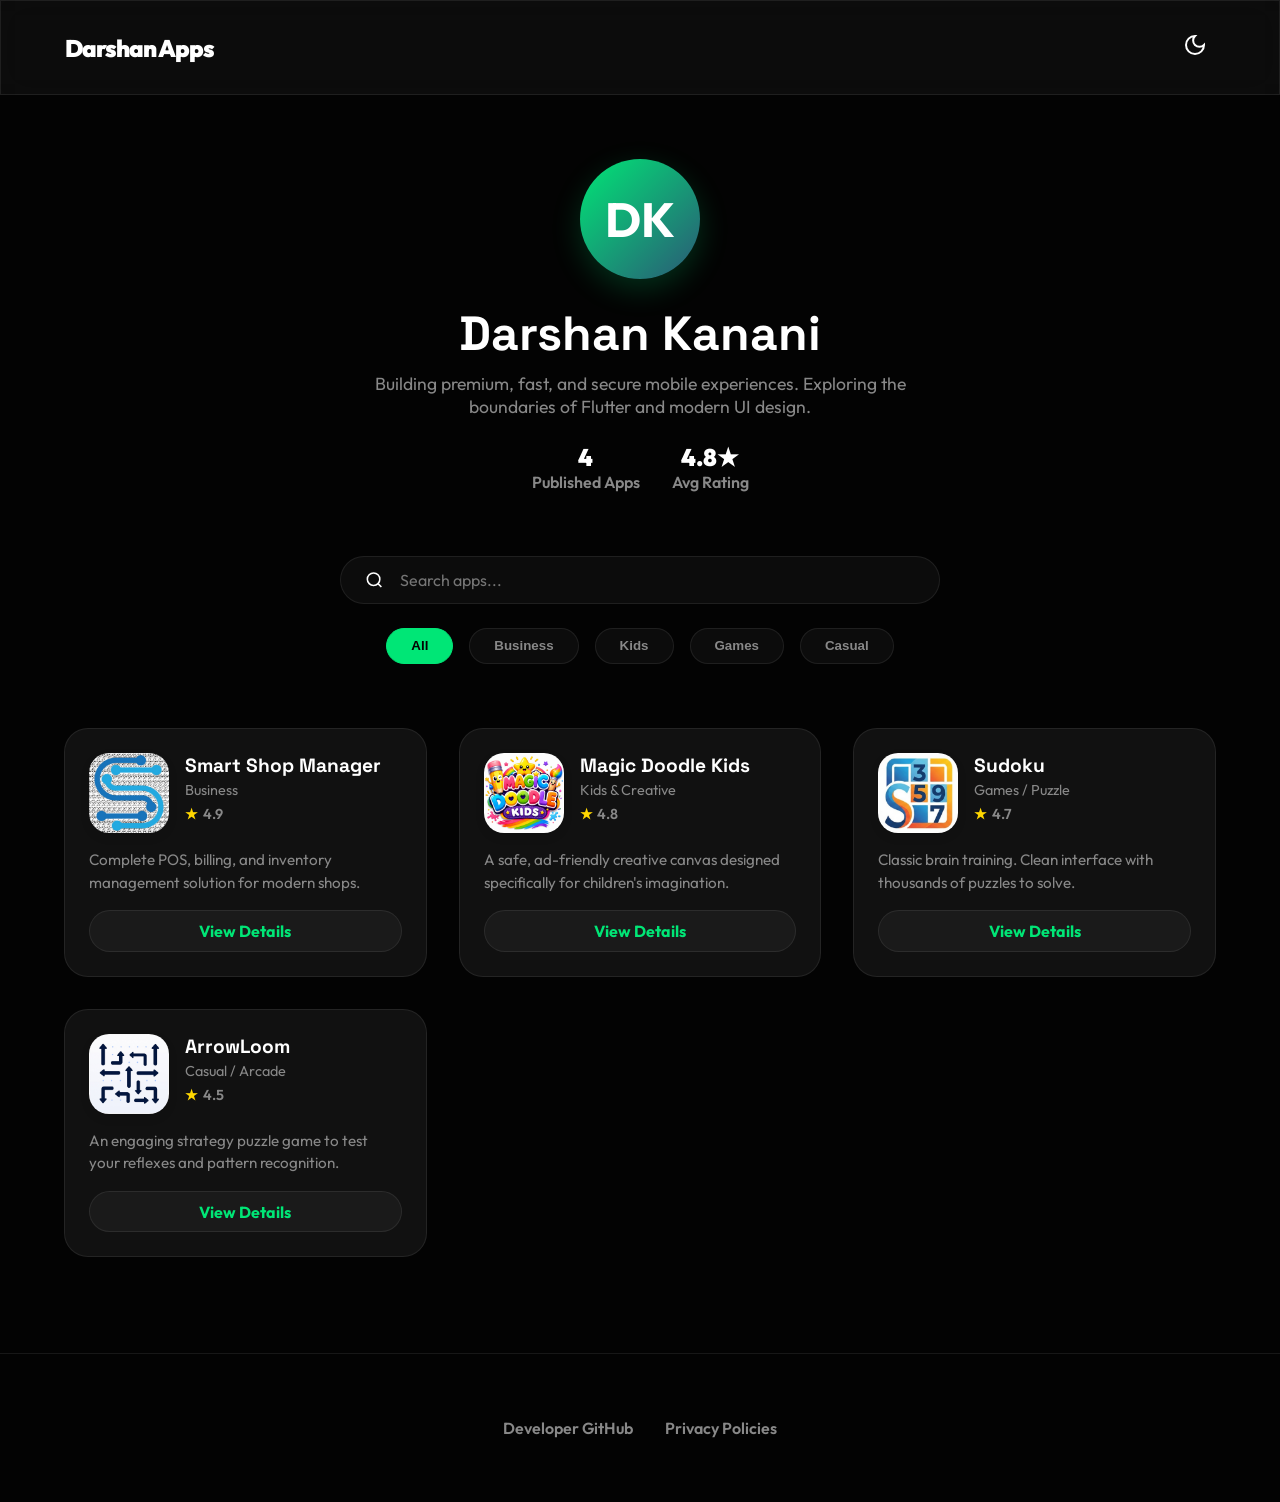
<file: index.html>
<!DOCTYPE html>
<html lang="en" data-theme="dark">
<head>
    <meta charset="UTF-8">
    <meta name="viewport" content="width=device-width, initial-scale=1.0">
    <title>Darshan Kanani | Developer Portfolio</title>
    <meta name="description" content="Discover premium apps developed by Darshan Kanani. Explore Smart Shop Manager, Magic Doodle Kids, Sudoku, and ArrowLoom.">
    <link rel="stylesheet" href="style.css">
    <link rel="preconnect" href="https://fonts.googleapis.com">
    <link rel="preconnect" href="https://fonts.gstatic.com" crossorigin>
    <link href="https://fonts.googleapis.com/css2?family=Outfit:wght@300;400;600;800&family=Space+Grotesk:wght@500;700;900&display=swap" rel="stylesheet">
    <!-- Favicon placeholder -->
    <link rel="icon" href="data:image/svg+xml,<svg xmlns=%22http://www.w3.org/2000/svg%22 viewBox=%220 0 100 100%22><text y=%22.9em%22 font-size=%2290%22>📱</text></svg>">
</head>
<body>
    <header class="navbar glass">
        <a href="index.html" class="logo">Darshan Apps</a>
        <div class="nav-actions">
            <button id="theme-toggle" class="theme-toggle" aria-label="Toggle Dark/Light Mode"></button>
        </div>
    </header>

    <main>
        <!-- Developer Profile Header -->
        <section class="dev-header">
            <div class="dev-avatar">DK</div>
            <h1>Darshan Kanani</h1>
            <p style="color: var(--text-muted); font-size: 1.1rem; max-width: 600px;">
                Building premium, fast, and secure mobile experiences. Exploring the boundaries of Flutter and modern UI design.
            </p>
            <div class="dev-stats">
                <div class="stat-item">
                    <span class="stat-value">4</span>
                    <span class="stat-label">Published Apps</span>
                </div>
                <div class="stat-item">
                    <span class="stat-value">4.8★</span>
                    <span class="stat-label">Avg Rating</span>
                </div>
            </div>
        </section>

        <!-- Search and Filter Toolbar -->
        <section class="toolbar">
            <div class="search-bar">
                <svg viewBox="0 0 24 24" width="20" height="20" stroke="currentColor" stroke-width="2" fill="none"><circle cx="11" cy="11" r="8"></circle><line x1="21" y1="21" x2="16.65" y2="16.65"></line></svg>
                <input type="text" id="search-input" placeholder="Search apps...">
            </div>
            
            <div class="categories">
                <button class="category-pill active" data-filter="all">All</button>
                <button class="category-pill" data-filter="business">Business</button>
                <button class="category-pill" data-filter="kids">Kids</button>
                <button class="category-pill" data-filter="games">Games</button>
                <button class="category-pill" data-filter="casual">Casual</button>
            </div>
        </section>

        <!-- Featured Apps Grid -->
        <section class="store-grid" id="apps-container">
            <!-- App Card 1 -->
            <a href="smart-shop/app-smart-shop.html" class="app-card" data-category="business">
                <div class="card-top">
                    <img src="assets/shop_smart.png" alt="Smart Shop Manager" class="app-icon" onerror="this.src='data:image/svg+xml,<svg xmlns=%22http://www.w3.org/2000/svg%22 width=%2280%22 height=%2280%22><rect width=%22100%25%22 height=%22100%25%22 fill=%22%23333%22/></svg>'">
                    <div class="app-info">
                        <h3>Smart Shop Manager</h3>
                        <p class="app-category">Business</p>
                        <div class="rating">
                            <span class="star">★</span> 4.9
                        </div>
                    </div>
                </div>
                <p class="app-desc">Complete POS, billing, and inventory management solution for modern shops.</p>
                <div class="btn-install">View Details</div>
            </a>

            <!-- App Card 2 -->
            <a href="magic-doodle/app-magic-doodle.html" class="app-card" data-category="kids">
                <div class="card-top">
                    <img src="assets/magic_doodle.png" alt="Magic Doodle Kids" class="app-icon" onerror="this.src='data:image/svg+xml,<svg xmlns=%22http://www.w3.org/2000/svg%22 width=%2280%22 height=%2280%22><rect width=%22100%25%22 height=%22100%25%22 fill=%22%23333%22/></svg>'">
                    <div class="app-info">
                        <h3>Magic Doodle Kids</h3>
                        <p class="app-category">Kids & Creative</p>
                        <div class="rating">
                            <span class="star">★</span> 4.8
                        </div>
                    </div>
                </div>
                <p class="app-desc">A safe, ad-friendly creative canvas designed specifically for children's imagination.</p>
                <div class="btn-install">View Details</div>
            </a>

            <!-- App Card 3 -->
            <a href="sudoku/app-sudoku.html" class="app-card" data-category="games">
                <div class="card-top">
                    <img src="assets/sudoku.png" alt="Sudoku" class="app-icon" onerror="this.src='data:image/svg+xml,<svg xmlns=%22http://www.w3.org/2000/svg%22 width=%2280%22 height=%2280%22><rect width=%22100%25%22 height=%22100%25%22 fill=%22%23333%22/></svg>'">
                    <div class="app-info">
                        <h3>Sudoku</h3>
                        <p class="app-category">Games / Puzzle</p>
                        <div class="rating">
                            <span class="star">★</span> 4.7
                        </div>
                    </div>
                </div>
                <p class="app-desc">Classic brain training. Clean interface with thousands of puzzles to solve.</p>
                <div class="btn-install">View Details</div>
            </a>

            <!-- App Card 4 -->
            <a href="arrowloom/app-arrowloom.html" class="app-card" data-category="casual">
                <div class="card-top">
                    <img src="assets/arrowloom.png" alt="ArrowLoom" class="app-icon" onerror="this.src='data:image/svg+xml,<svg xmlns=%22http://www.w3.org/2000/svg%22 width=%2280%22 height=%2280%22><rect width=%22100%25%22 height=%22100%25%22 fill=%22%23333%22/></svg>'">
                    <div class="app-info">
                        <h3>ArrowLoom</h3>
                        <p class="app-category">Casual / Arcade</p>
                        <div class="rating">
                            <span class="star">★</span> 4.5
                        </div>
                    </div>
                </div>
                <p class="app-desc">An engaging strategy puzzle game to test your reflexes and pattern recognition.</p>
                <div class="btn-install">View Details</div>
            </a>
        </section>

        <footer class="footer-links">
            <a href="https://github.com/darshankanani19" target="_blank">Developer GitHub</a>
            <a href="policies/shop-smart.html">Privacy Policies</a>
        </footer>
    </main>

    <script src="script.js"></script>
</body>
</html>
</file>
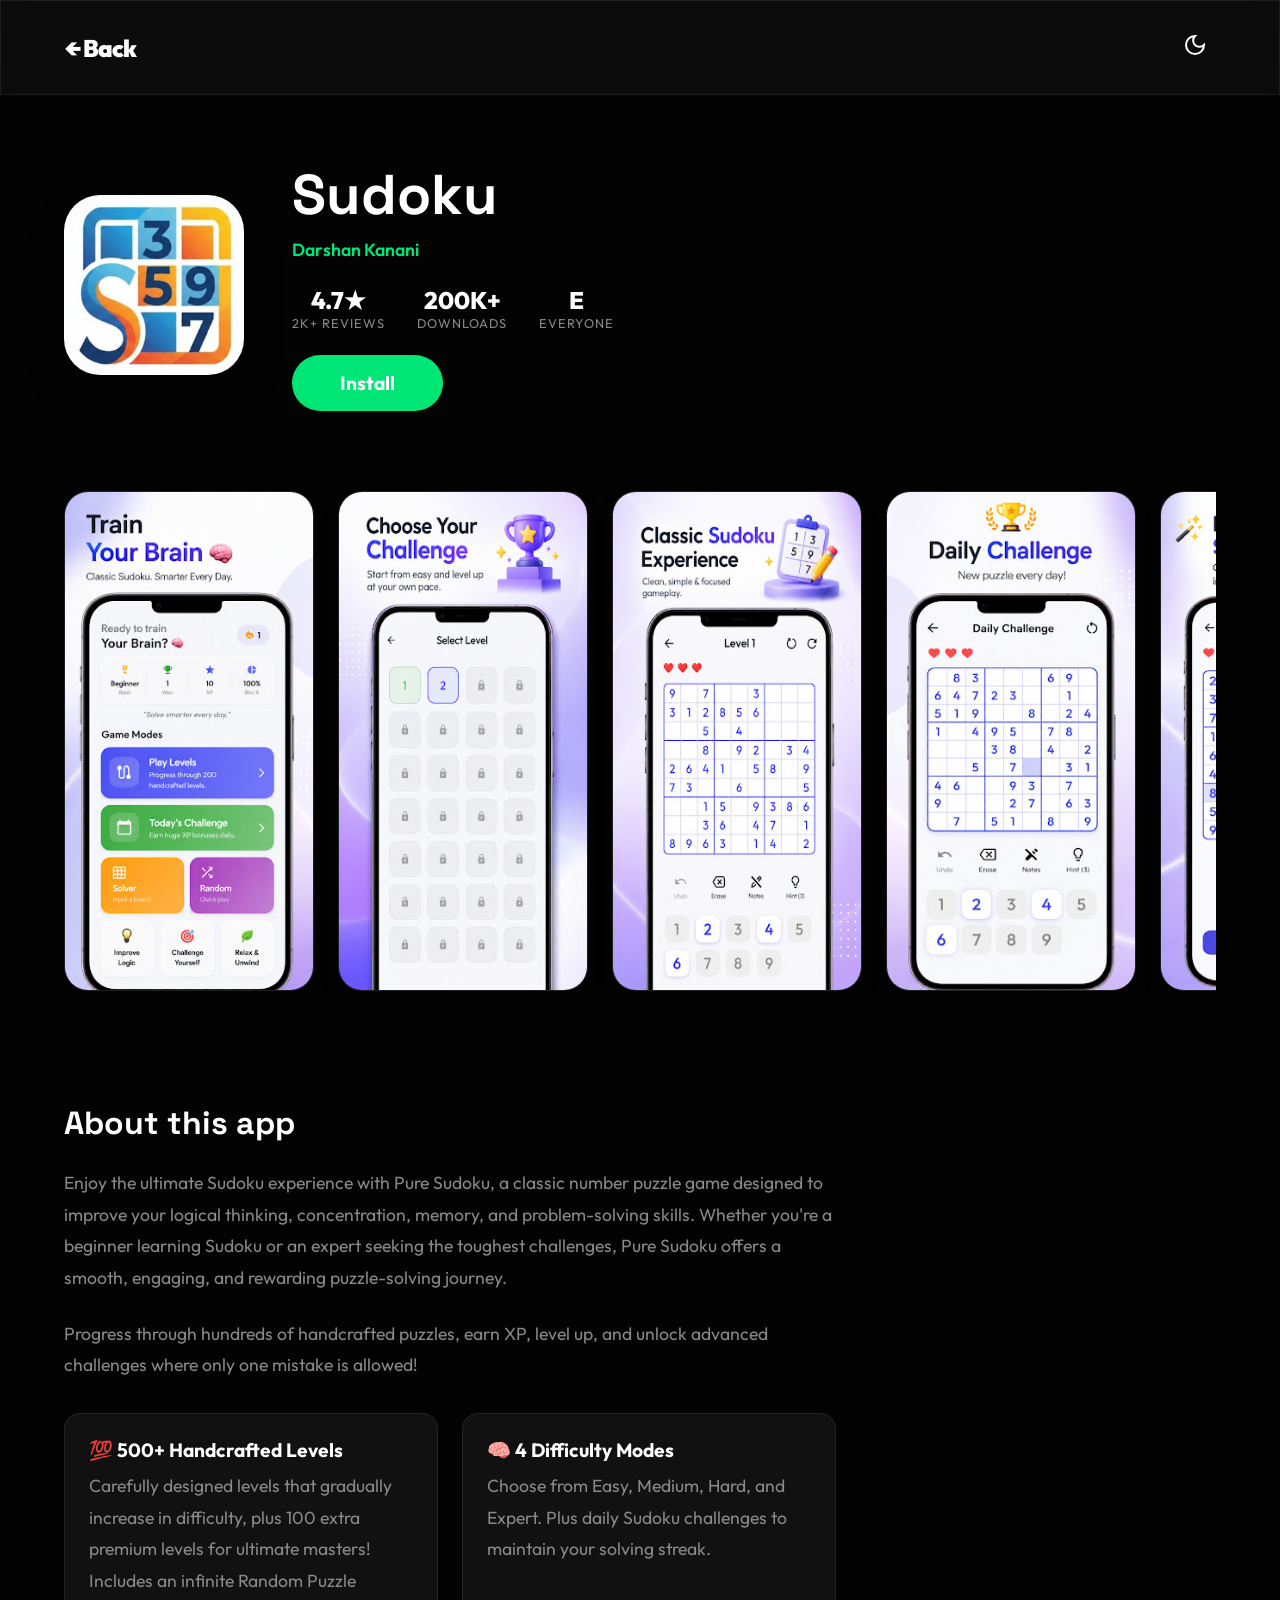
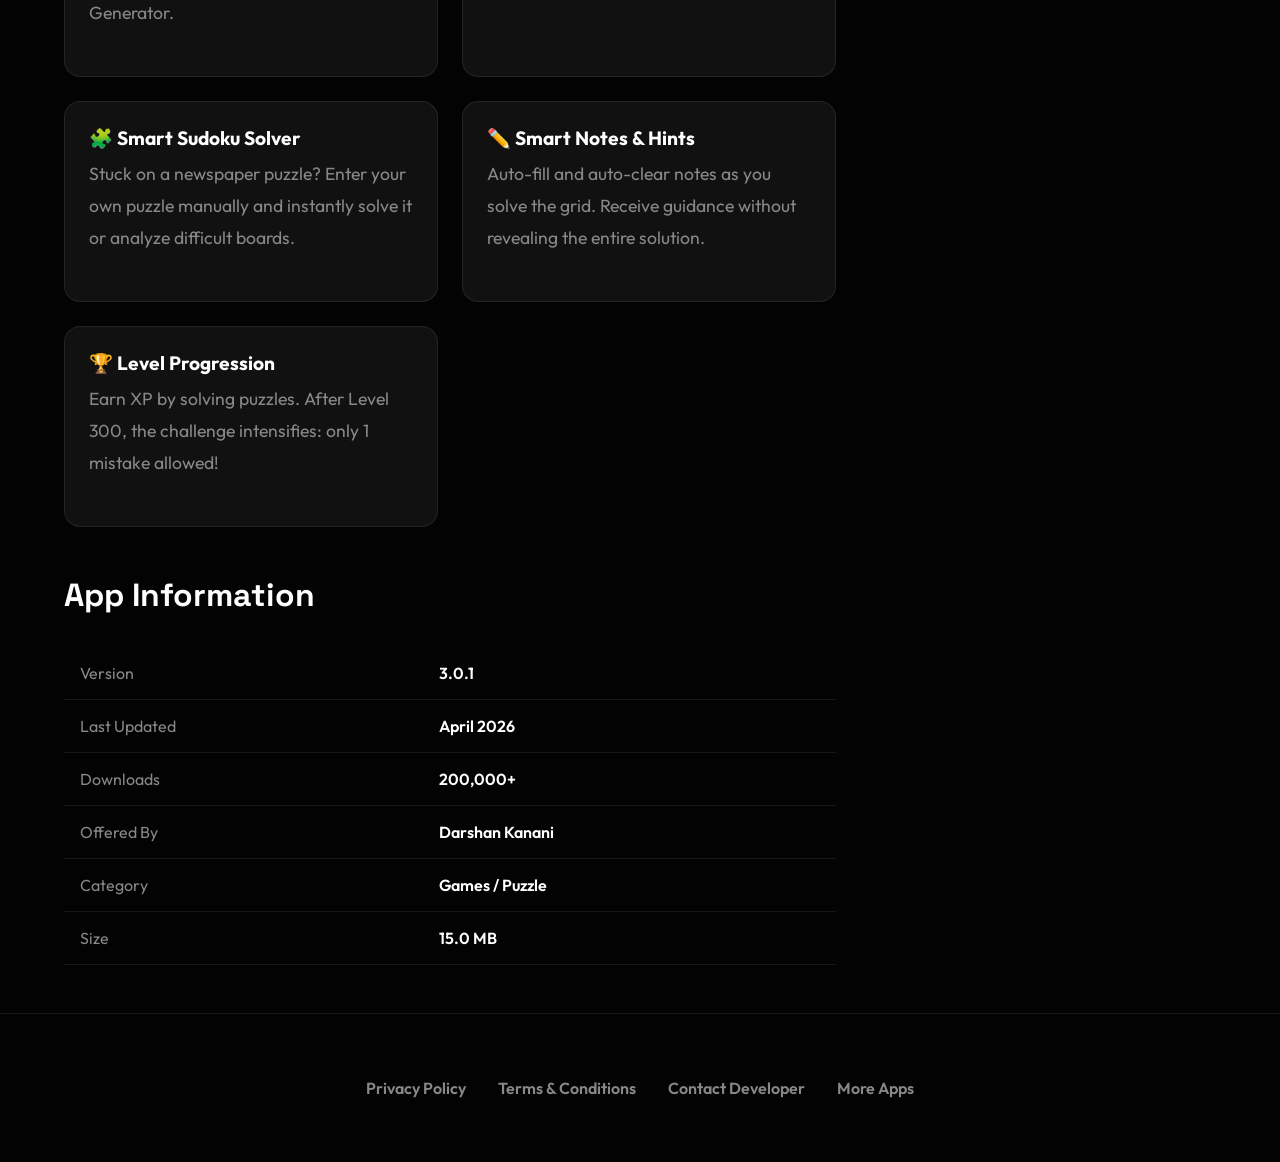
<file: sudoku/index.html>
<!DOCTYPE html>
<html lang="en" data-theme="dark">
<head>
    <meta charset="UTF-8">
    <meta name="viewport" content="width=device-width, initial-scale=1.0">
    <title>Sudoku | Darshan Apps</title>
    <link rel="stylesheet" href="../style.css">
    <link href="https://fonts.googleapis.com/css2?family=Outfit:wght@300;400;600;800&family=Space+Grotesk:wght@500;700;900&display=swap" rel="stylesheet">
</head>
<body>
    <header class="navbar glass">
        <a href="../index.html" class="logo">← Back</a>
        <div class="nav-actions">
            <button id="theme-toggle" class="theme-toggle" aria-label="Toggle Theme"></button>
        </div>
    </header>

    <main>
        <section class="detail-hero">
            <img src="../assets/sudoku.png" alt="Sudoku" class="detail-icon" onerror="this.src='data:image/svg+xml,<svg xmlns=%22http://www.w3.org/2000/svg%22 width=%22180%22 height=%22180%22><rect width=%22100%25%22 height=%22100%25%22 fill=%22%23333%22/></svg>'">
            <div class="detail-header">
                <h1>Sudoku</h1>
                <a href="https://github.com/darshankanani19" class="dev-link">Darshan Kanani</a>
                <div class="detail-stats">
                    <div class="stat"><div class="stat-val">4.7★</div><div class="stat-lbl">2K+ Reviews</div></div>
                    <div class="stat"><div class="stat-val">200K+</div><div class="stat-lbl">Downloads</div></div>
                    <div class="stat"><div class="stat-val">E</div><div class="stat-lbl">Everyone</div></div>
                </div>
                <a href="#" class="btn-primary">Install</a>
            </div>
        </section>

        <section class="screenshots-section">
            <div class="carousel-container">
                <img class="screenshot-mockup" src="../assets/Sudoku/dashboard.png" alt="Dashboard Screen">
                <img class="screenshot-mockup" src="../assets/Sudoku/levels.png" alt="Levels Screen">
                <img class="screenshot-mockup" src="../assets/Sudoku/level-screen.png" alt="Level Details Screen">
                <img class="screenshot-mockup" src="../assets/Sudoku/play-screen.png" alt="Play Screen">
                <img class="screenshot-mockup" src="../assets/Sudoku/solver-screen.png" alt="Solver Screen">
            </div>
        </section>

        <section class="content-section">
            <h2>About this app</h2>
            <p>Enjoy the ultimate Sudoku experience with Pure Sudoku, a classic number puzzle game designed to improve your logical thinking, concentration, memory, and problem-solving skills. Whether you're a beginner learning Sudoku or an expert seeking the toughest challenges, Pure Sudoku offers a smooth, engaging, and rewarding puzzle-solving journey.</p>
            
            <p>Progress through hundreds of handcrafted puzzles, earn XP, level up, and unlock advanced challenges where only one mistake is allowed!</p>
            
            <div class="features-grid">
                <div class="feature-item">
                    <h4>💯 500+ Handcrafted Levels</h4>
                    <p>Carefully designed levels that gradually increase in difficulty, plus 100 extra premium levels for ultimate masters! Includes an infinite Random Puzzle Generator.</p>
                </div>
                <div class="feature-item">
                    <h4>🧠 4 Difficulty Modes</h4>
                    <p>Choose from Easy, Medium, Hard, and Expert. Plus daily Sudoku challenges to maintain your solving streak.</p>
                </div>
                <div class="feature-item">
                    <h4>🧩 Smart Sudoku Solver</h4>
                    <p>Stuck on a newspaper puzzle? Enter your own puzzle manually and instantly solve it or analyze difficult boards.</p>
                </div>
                <div class="feature-item">
                    <h4>✏️ Smart Notes & Hints</h4>
                    <p>Auto-fill and auto-clear notes as you solve the grid. Receive guidance without revealing the entire solution.</p>
                </div>
                <div class="feature-item">
                    <h4>🏆 Level Progression</h4>
                    <p>Earn XP by solving puzzles. After Level 300, the challenge intensifies: only 1 mistake allowed!</p>
                </div>
            </div>

            <h2 style="margin-top: 3rem;">App Information</h2>
            <table class="info-table">
                <tr><th>Version</th><td>3.0.1</td></tr>
                <tr><th>Last Updated</th><td>April 2026</td></tr>
                <tr><th>Downloads</th><td>200,000+</td></tr>
                <tr><th>Offered By</th><td>Darshan Kanani</td></tr>
                <tr><th>Category</th><td>Games / Puzzle</td></tr>
                <tr><th>Size</th><td>15.0 MB</td></tr>
            </table>
        </section>

        <footer class="footer-links">
            <a href="../policies/sudoku.html">Privacy Policy</a>
            <a href="#">Terms & Conditions</a>
            <a href="https://github.com/darshankanani19">Contact Developer</a>
            <a href="../index.html">More Apps</a>
        </footer>
    </main>

    <script src="../script.js"></script>
</body>
</html>
</file>
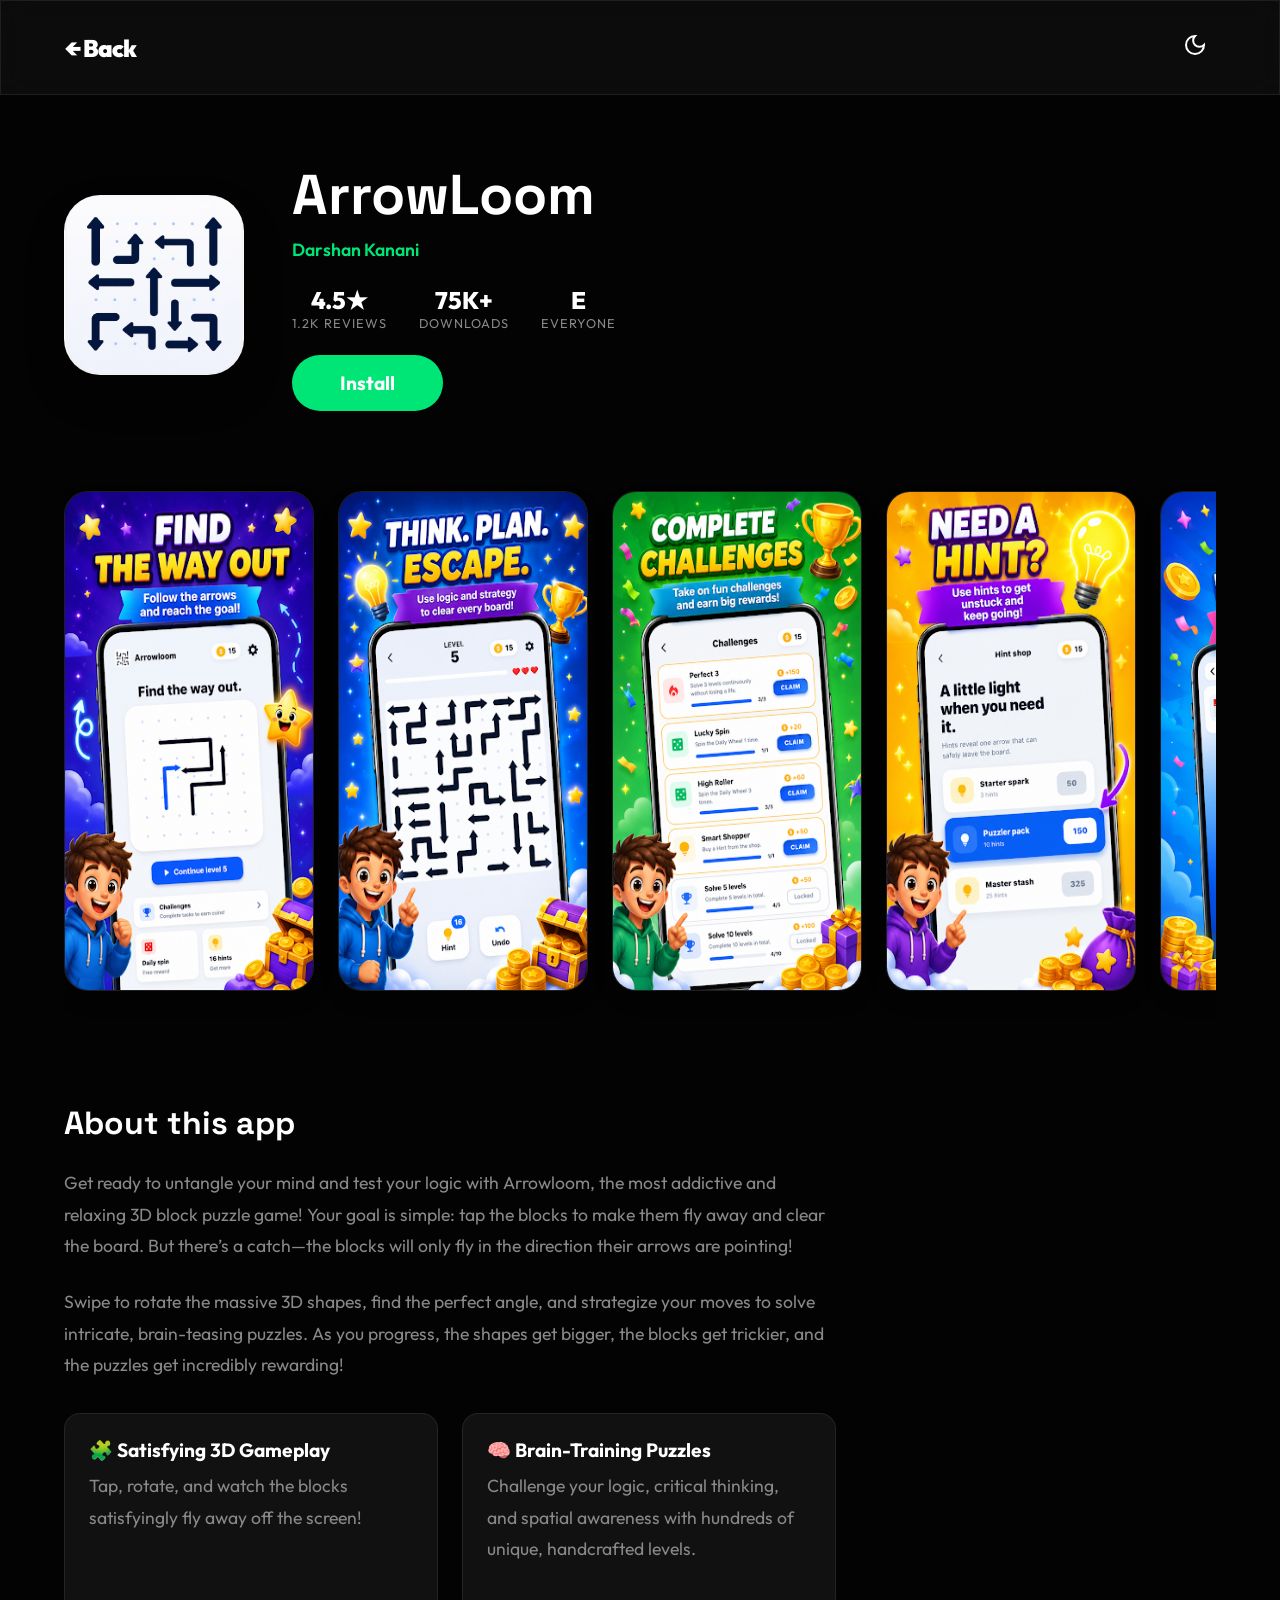
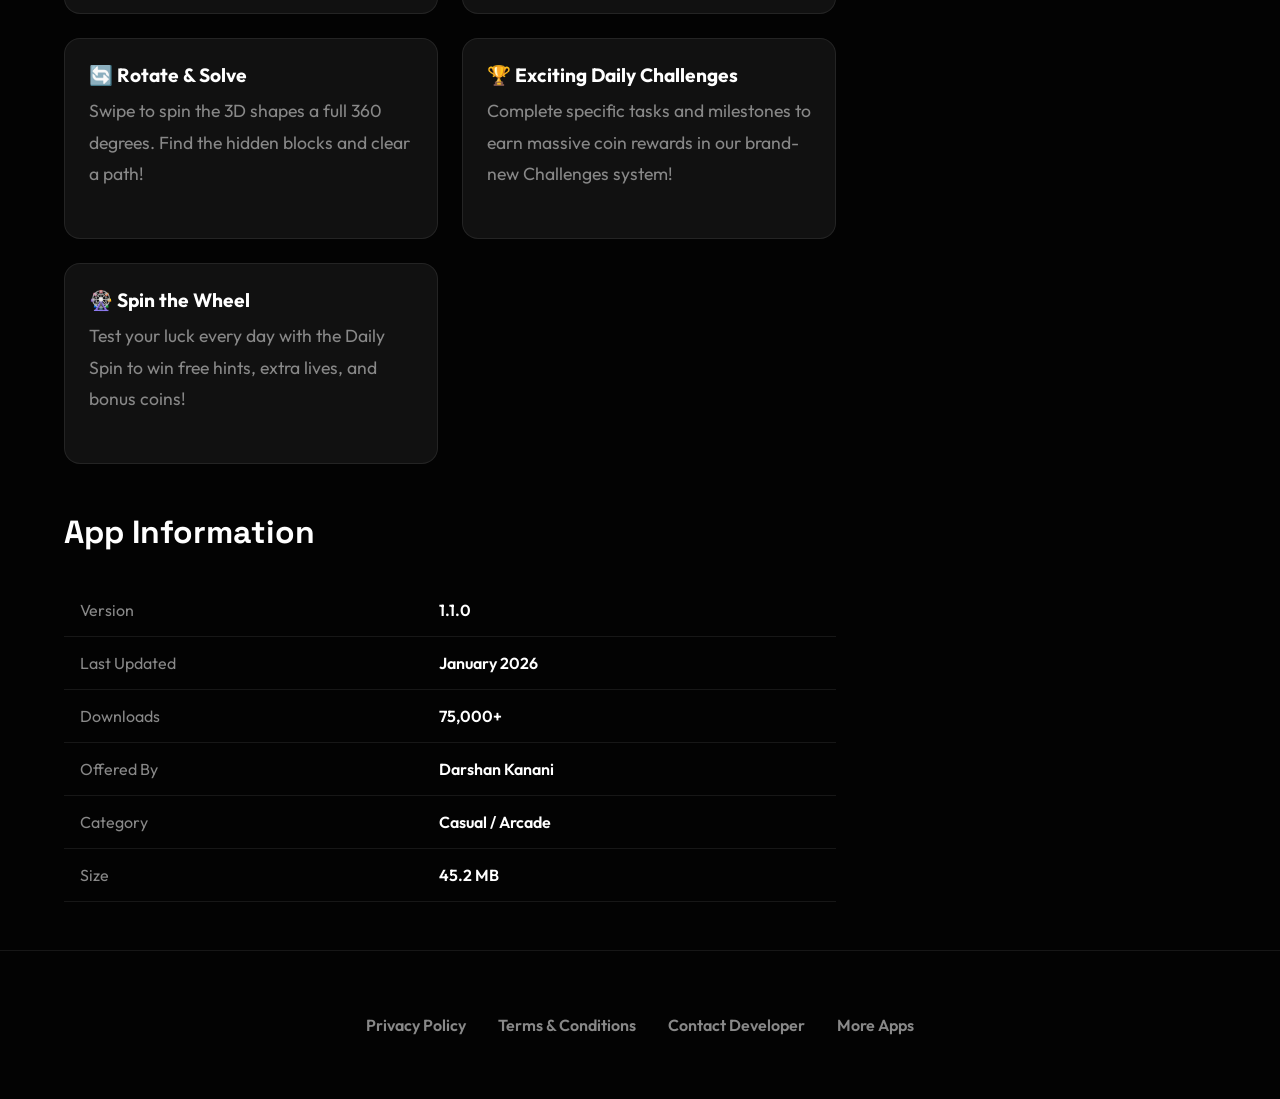
<file: app-arrowloom.html>
<!DOCTYPE html>
<html lang="en" data-theme="dark">
<head>
    <meta charset="UTF-8">
    <meta name="viewport" content="width=device-width, initial-scale=1.0">
    <title>ArrowLoom | Darshan Apps</title>
    <link rel="stylesheet" href="style.css">
    <link href="https://fonts.googleapis.com/css2?family=Outfit:wght@300;400;600;800&family=Space+Grotesk:wght@500;700;900&display=swap" rel="stylesheet">
</head>
<body>
    <header class="navbar glass">
        <a href="index.html" class="logo">← Back</a>
        <div class="nav-actions">
            <button id="theme-toggle" class="theme-toggle" aria-label="Toggle Theme"></button>
        </div>
    </header>

    <main>
        <section class="detail-hero">
            <img src="assets/arrowloom.png" alt="ArrowLoom" class="detail-icon" onerror="this.src='data:image/svg+xml,<svg xmlns=%22http://www.w3.org/2000/svg%22 width=%22180%22 height=%22180%22><rect width=%22100%25%22 height=%22100%25%22 fill=%22%23333%22/></svg>'">
            <div class="detail-header">
                <h1>ArrowLoom</h1>
                <a href="https://github.com/darshankanani19" class="dev-link">Darshan Kanani</a>
                <div class="detail-stats">
                    <div class="stat"><div class="stat-val">4.5★</div><div class="stat-lbl">1.2K Reviews</div></div>
                    <div class="stat"><div class="stat-val">75K+</div><div class="stat-lbl">Downloads</div></div>
                    <div class="stat"><div class="stat-val">E</div><div class="stat-lbl">Everyone</div></div>
                </div>
                <a href="#" class="btn-primary">Install</a>
            </div>
        </section>

        <section class="screenshots-section">
            <div class="carousel-container">
                <img class="screenshot-mockup" src="assets/arrowloom/dashboard.png" alt="Dashboard">
                <img class="screenshot-mockup" src="assets/arrowloom/play-screen.png" alt="Play Screen">
                <img class="screenshot-mockup" src="assets/arrowloom/challenge%20screen.png" alt="Challenges">
                <img class="screenshot-mockup" src="assets/arrowloom/shop-screen.png" alt="Shop">
                <img class="screenshot-mockup" src="assets/arrowloom/spin-fun-screen.png" alt="Spin the Wheel">
            </div>
        </section>

        <section class="content-section">
            <h2>About this app</h2>
            <p>Get ready to untangle your mind and test your logic with Arrowloom, the most addictive and relaxing 3D block puzzle game! Your goal is simple: tap the blocks to make them fly away and clear the board. But there’s a catch—the blocks will only fly in the direction their arrows are pointing!</p>
            
            <p>Swipe to rotate the massive 3D shapes, find the perfect angle, and strategize your moves to solve intricate, brain-teasing puzzles. As you progress, the shapes get bigger, the blocks get trickier, and the puzzles get incredibly rewarding!</p>
            
            <div class="features-grid">
                <div class="feature-item">
                    <h4>🧩 Satisfying 3D Gameplay</h4>
                    <p>Tap, rotate, and watch the blocks satisfyingly fly away off the screen!</p>
                </div>
                <div class="feature-item">
                    <h4>🧠 Brain-Training Puzzles</h4>
                    <p>Challenge your logic, critical thinking, and spatial awareness with hundreds of unique, handcrafted levels.</p>
                </div>
                <div class="feature-item">
                    <h4>🔄 Rotate & Solve</h4>
                    <p>Swipe to spin the 3D shapes a full 360 degrees. Find the hidden blocks and clear a path!</p>
                </div>
                <div class="feature-item">
                    <h4>🏆 Exciting Daily Challenges</h4>
                    <p>Complete specific tasks and milestones to earn massive coin rewards in our brand-new Challenges system!</p>
                </div>
                <div class="feature-item">
                    <h4>🎡 Spin the Wheel</h4>
                    <p>Test your luck every day with the Daily Spin to win free hints, extra lives, and bonus coins!</p>
                </div>
            </div>

            <h2 style="margin-top: 3rem;">App Information</h2>
            <table class="info-table">
                <tr><th>Version</th><td>1.1.0</td></tr>
                <tr><th>Last Updated</th><td>January 2026</td></tr>
                <tr><th>Downloads</th><td>75,000+</td></tr>
                <tr><th>Offered By</th><td>Darshan Kanani</td></tr>
                <tr><th>Category</th><td>Casual / Arcade</td></tr>
                <tr><th>Size</th><td>45.2 MB</td></tr>
            </table>
        </section>

        <footer class="footer-links">
            <a href="policies/arrowloom.html">Privacy Policy</a>
            <a href="#">Terms & Conditions</a>
            <a href="https://github.com/darshankanani19">Contact Developer</a>
            <a href="index.html">More Apps</a>
        </footer>
    </main>

    <script src="script.js"></script>
</body>
</html>
</file>
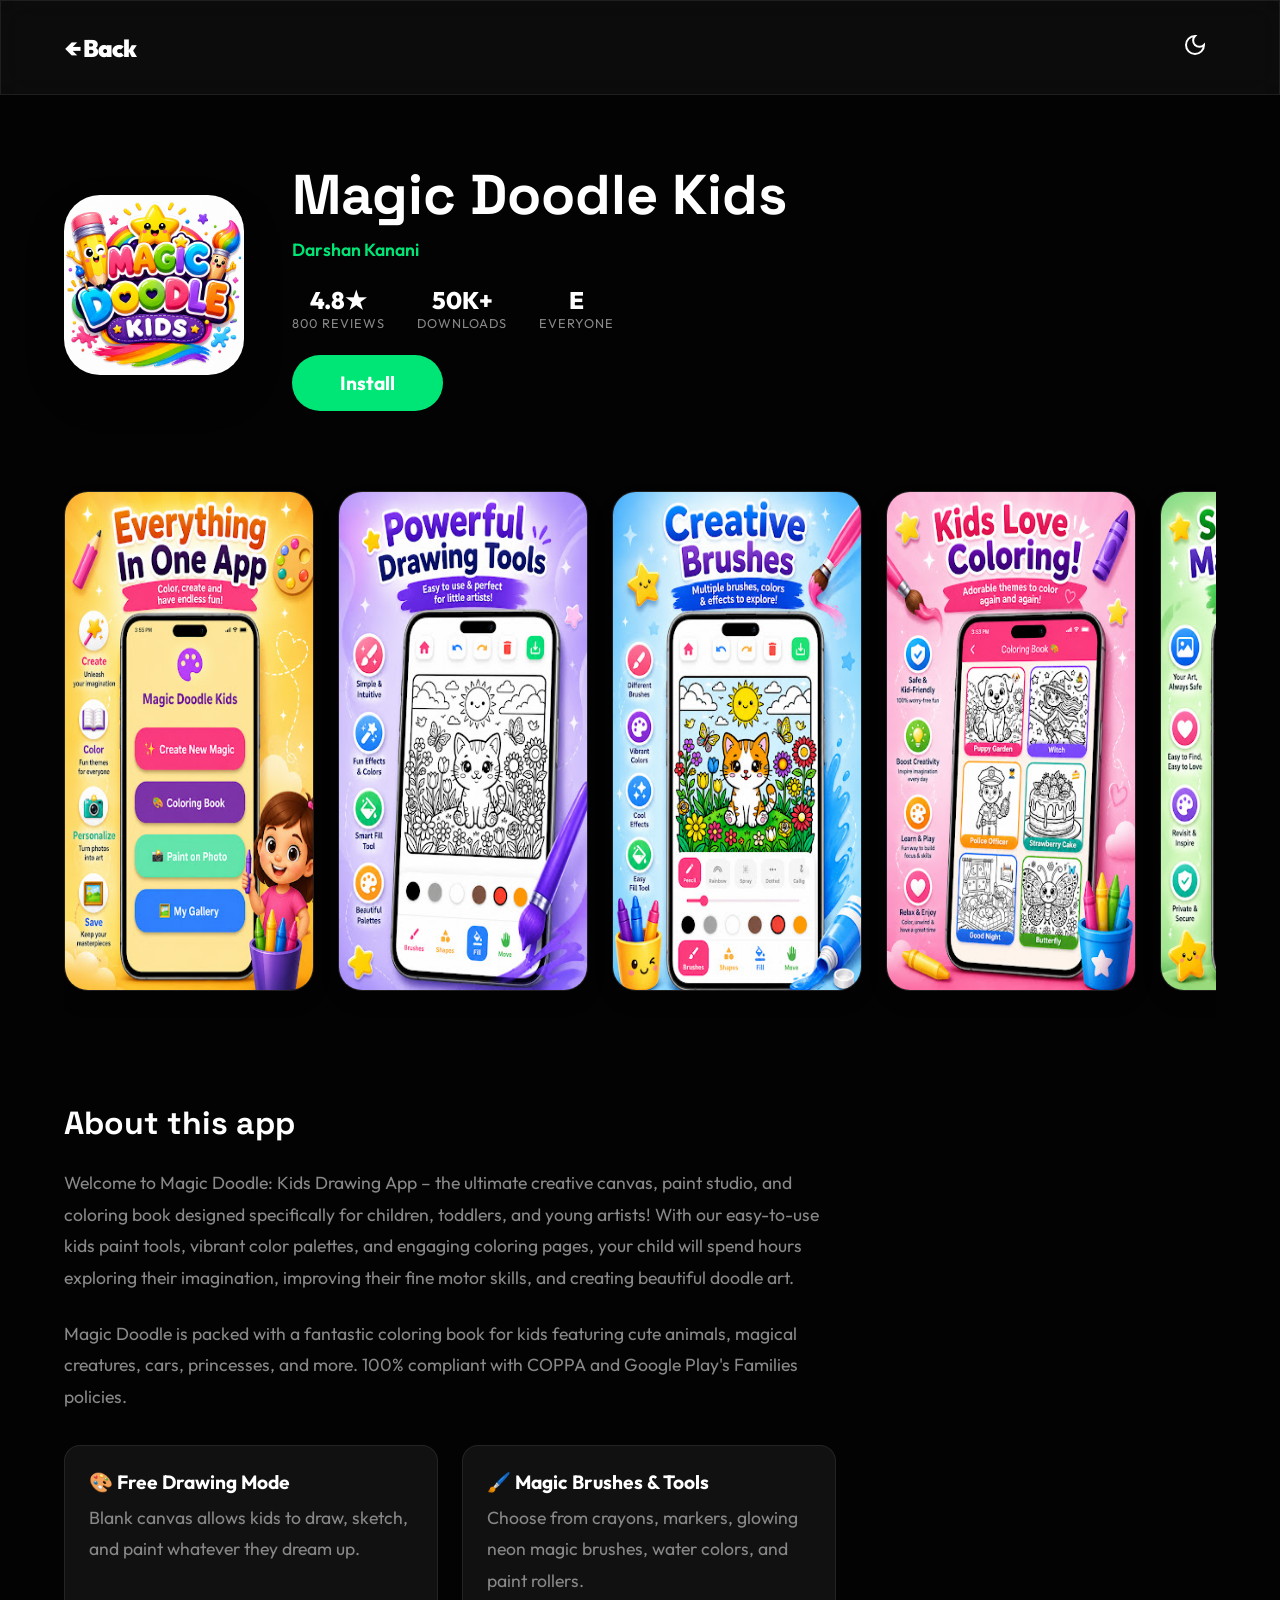
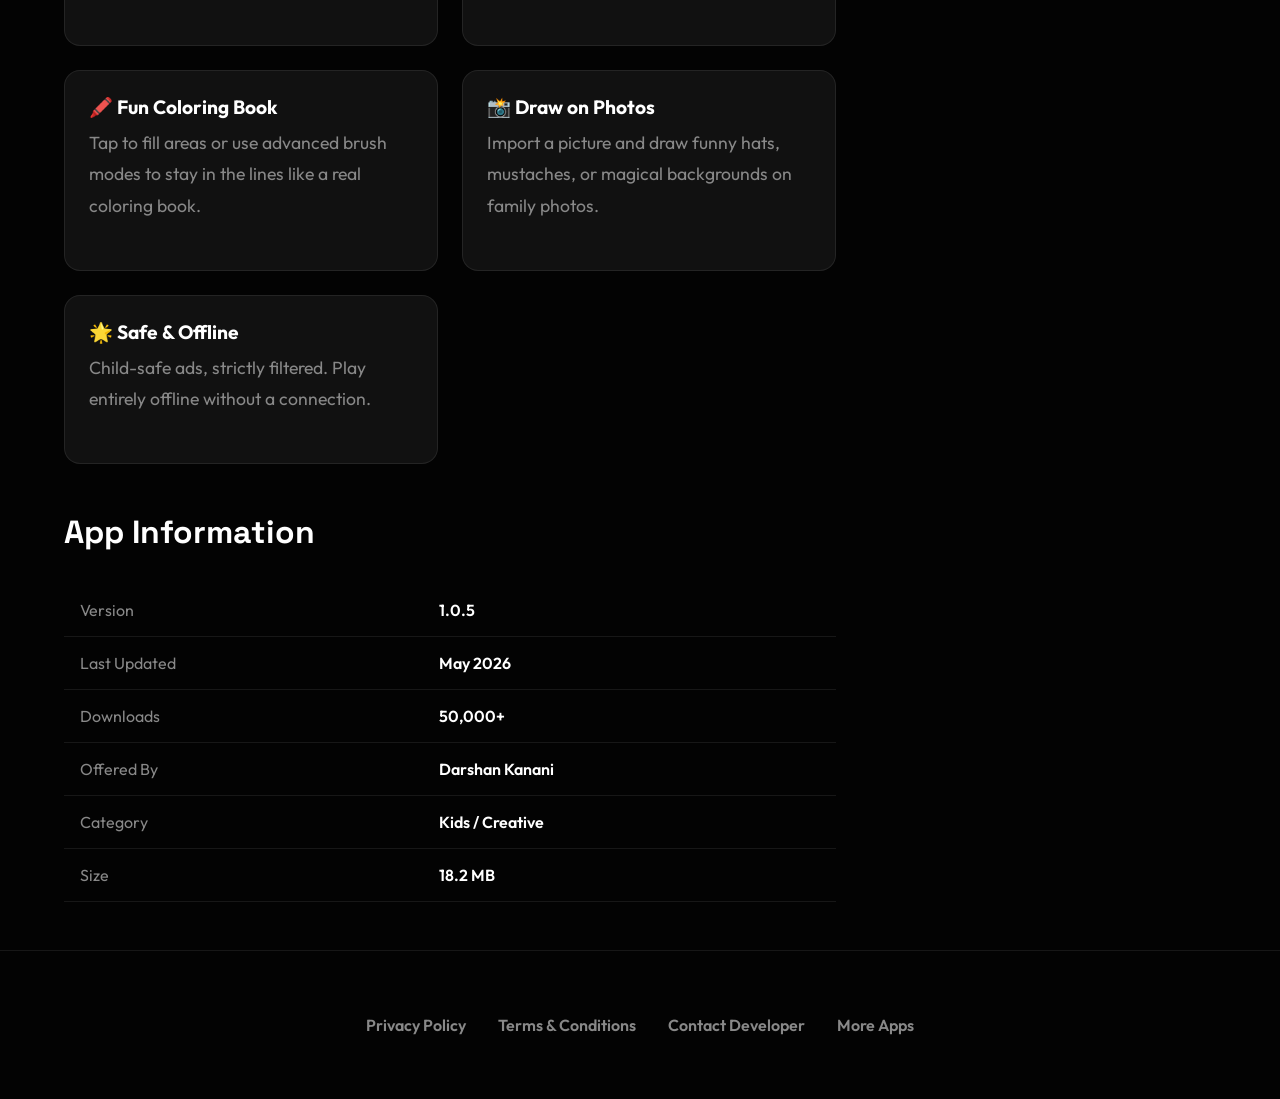
<file: app-magic-doodle.html>
<!DOCTYPE html>
<html lang="en" data-theme="dark">
<head>
    <meta charset="UTF-8">
    <meta name="viewport" content="width=device-width, initial-scale=1.0">
    <title>Magic Doodle Kids | Darshan Apps</title>
    <link rel="stylesheet" href="style.css">
    <link href="https://fonts.googleapis.com/css2?family=Outfit:wght@300;400;600;800&family=Space+Grotesk:wght@500;700;900&display=swap" rel="stylesheet">
</head>
<body>
    <header class="navbar glass">
        <a href="index.html" class="logo">← Back</a>
        <div class="nav-actions">
            <button id="theme-toggle" class="theme-toggle" aria-label="Toggle Theme"></button>
        </div>
    </header>

    <main>
        <section class="detail-hero">
            <img src="assets/magic_doodle.png" alt="Magic Doodle Kids" class="detail-icon" onerror="this.src='data:image/svg+xml,<svg xmlns=%22http://www.w3.org/2000/svg%22 width=%22180%22 height=%22180%22><rect width=%22100%25%22 height=%22100%25%22 fill=%22%23333%22/></svg>'">
            <div class="detail-header">
                <h1>Magic Doodle Kids</h1>
                <a href="https://github.com/darshankanani19" class="dev-link">Darshan Kanani</a>
                <div class="detail-stats">
                    <div class="stat"><div class="stat-val">4.8★</div><div class="stat-lbl">800 Reviews</div></div>
                    <div class="stat"><div class="stat-val">50K+</div><div class="stat-lbl">Downloads</div></div>
                    <div class="stat"><div class="stat-val">E</div><div class="stat-lbl">Everyone</div></div>
                </div>
                <a href="#" class="btn-primary">Install</a>
            </div>
        </section>

        <section class="screenshots-section">
            <div class="carousel-container">
                <img class="screenshot-mockup" src="assets/MDK/home-screen.png" alt="Home Screen">
                <img class="screenshot-mockup" src="assets/MDK/paint-screen.png" alt="Paint Screen">
                <img class="screenshot-mockup" src="assets/MDK/demo-screen.png" alt="Demo Screen">
                <img class="screenshot-mockup" src="assets/MDK/book-screen.png" alt="Coloring Book Screen">
                <img class="screenshot-mockup" src="assets/MDK/save-art-screen.png" alt="Save Art Screen">
            </div>
        </section>

        <section class="content-section">
            <h2>About this app</h2>
            <p>Welcome to Magic Doodle: Kids Drawing App – the ultimate creative canvas, paint studio, and coloring book designed specifically for children, toddlers, and young artists! With our easy-to-use kids paint tools, vibrant color palettes, and engaging coloring pages, your child will spend hours exploring their imagination, improving their fine motor skills, and creating beautiful doodle art.</p>
            
            <p>Magic Doodle is packed with a fantastic coloring book for kids featuring cute animals, magical creatures, cars, princesses, and more. 100% compliant with COPPA and Google Play's Families policies.</p>
            
            <div class="features-grid">
                <div class="feature-item">
                    <h4>🎨 Free Drawing Mode</h4>
                    <p>Blank canvas allows kids to draw, sketch, and paint whatever they dream up.</p>
                </div>
                <div class="feature-item">
                    <h4>🖌️ Magic Brushes & Tools</h4>
                    <p>Choose from crayons, markers, glowing neon magic brushes, water colors, and paint rollers.</p>
                </div>
                <div class="feature-item">
                    <h4>🖍️ Fun Coloring Book</h4>
                    <p>Tap to fill areas or use advanced brush modes to stay in the lines like a real coloring book.</p>
                </div>
                <div class="feature-item">
                    <h4>📸 Draw on Photos</h4>
                    <p>Import a picture and draw funny hats, mustaches, or magical backgrounds on family photos.</p>
                </div>
                <div class="feature-item">
                    <h4>🌟 Safe & Offline</h4>
                    <p>Child-safe ads, strictly filtered. Play entirely offline without a connection.</p>
                </div>
            </div>

            <h2 style="margin-top: 3rem;">App Information</h2>
            <table class="info-table">
                <tr><th>Version</th><td>1.0.5</td></tr>
                <tr><th>Last Updated</th><td>May 2026</td></tr>
                <tr><th>Downloads</th><td>50,000+</td></tr>
                <tr><th>Offered By</th><td>Darshan Kanani</td></tr>
                <tr><th>Category</th><td>Kids / Creative</td></tr>
                <tr><th>Size</th><td>18.2 MB</td></tr>
            </table>
        </section>

        <footer class="footer-links">
            <a href="policies/magic-doodle-kids.html">Privacy Policy</a>
            <a href="#">Terms & Conditions</a>
            <a href="https://github.com/darshankanani19">Contact Developer</a>
            <a href="index.html">More Apps</a>
        </footer>
    </main>

    <script src="script.js"></script>
</body>
</html>
</file>
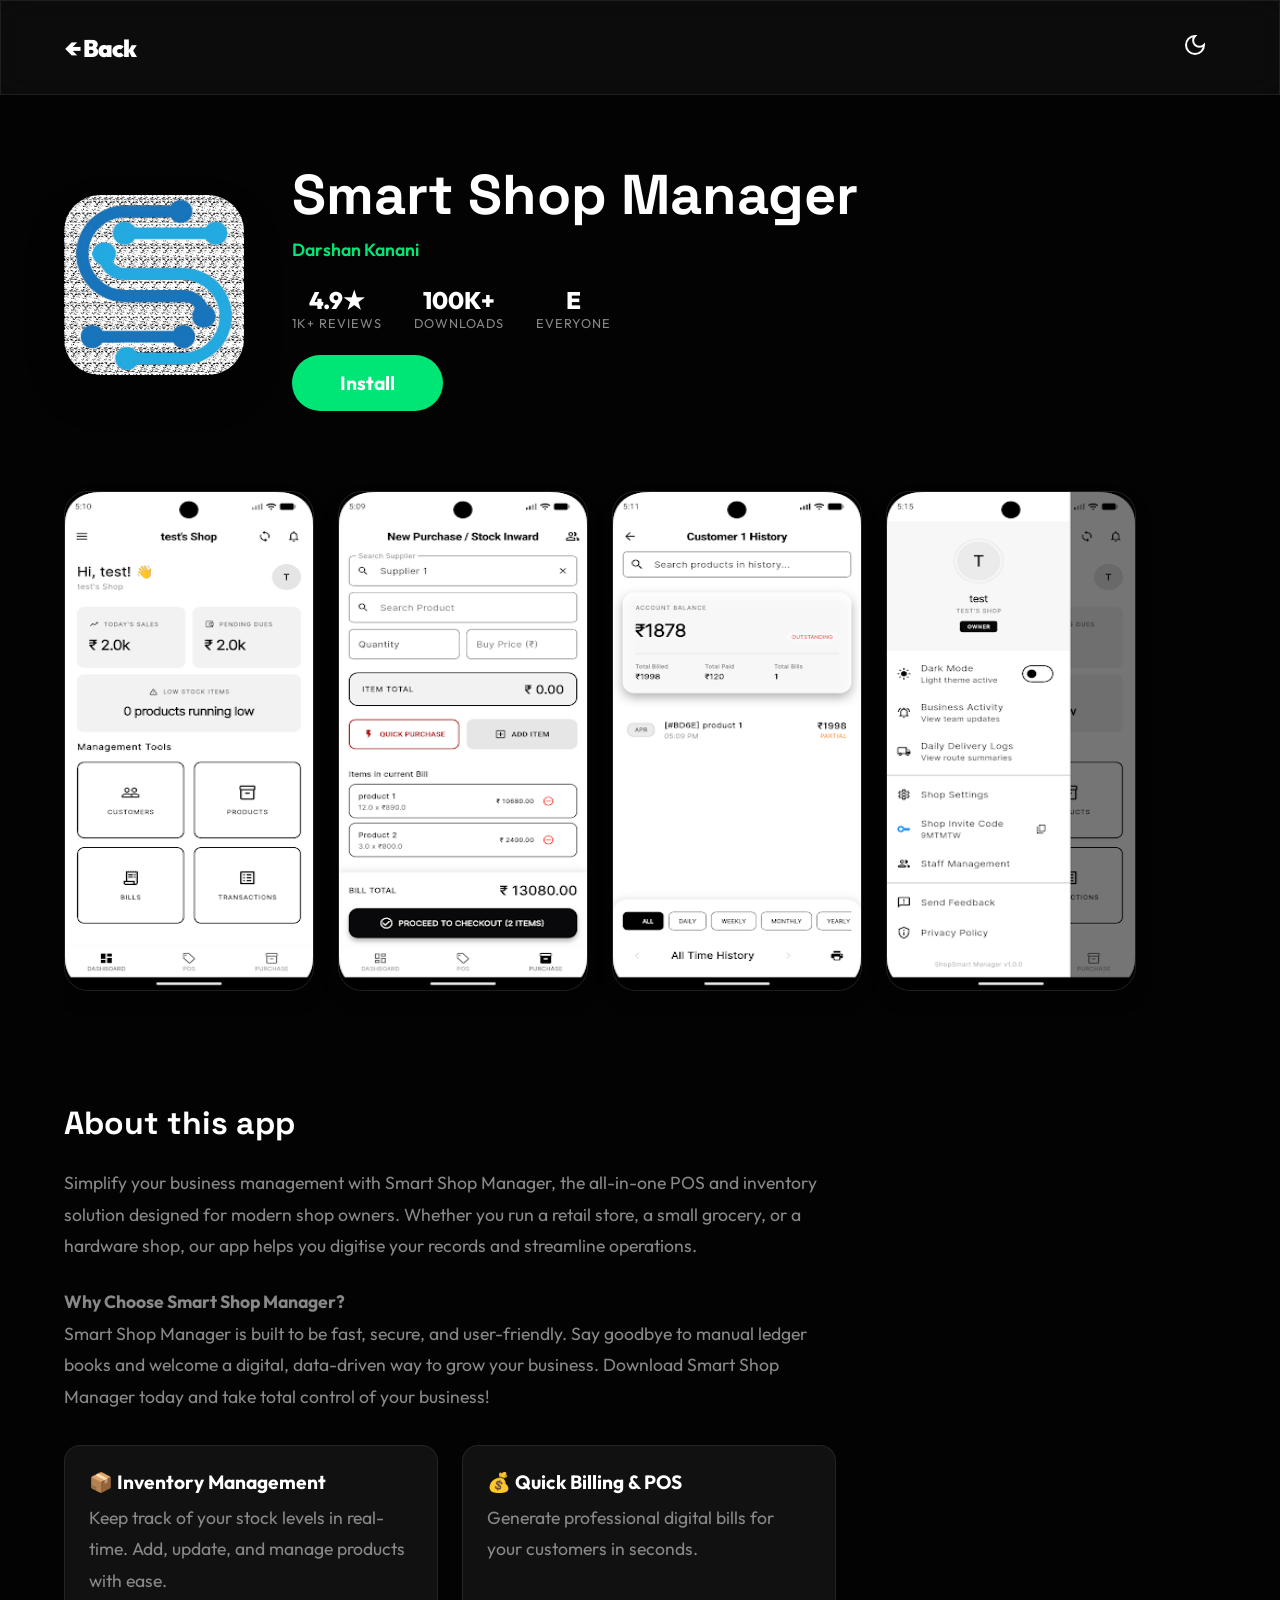
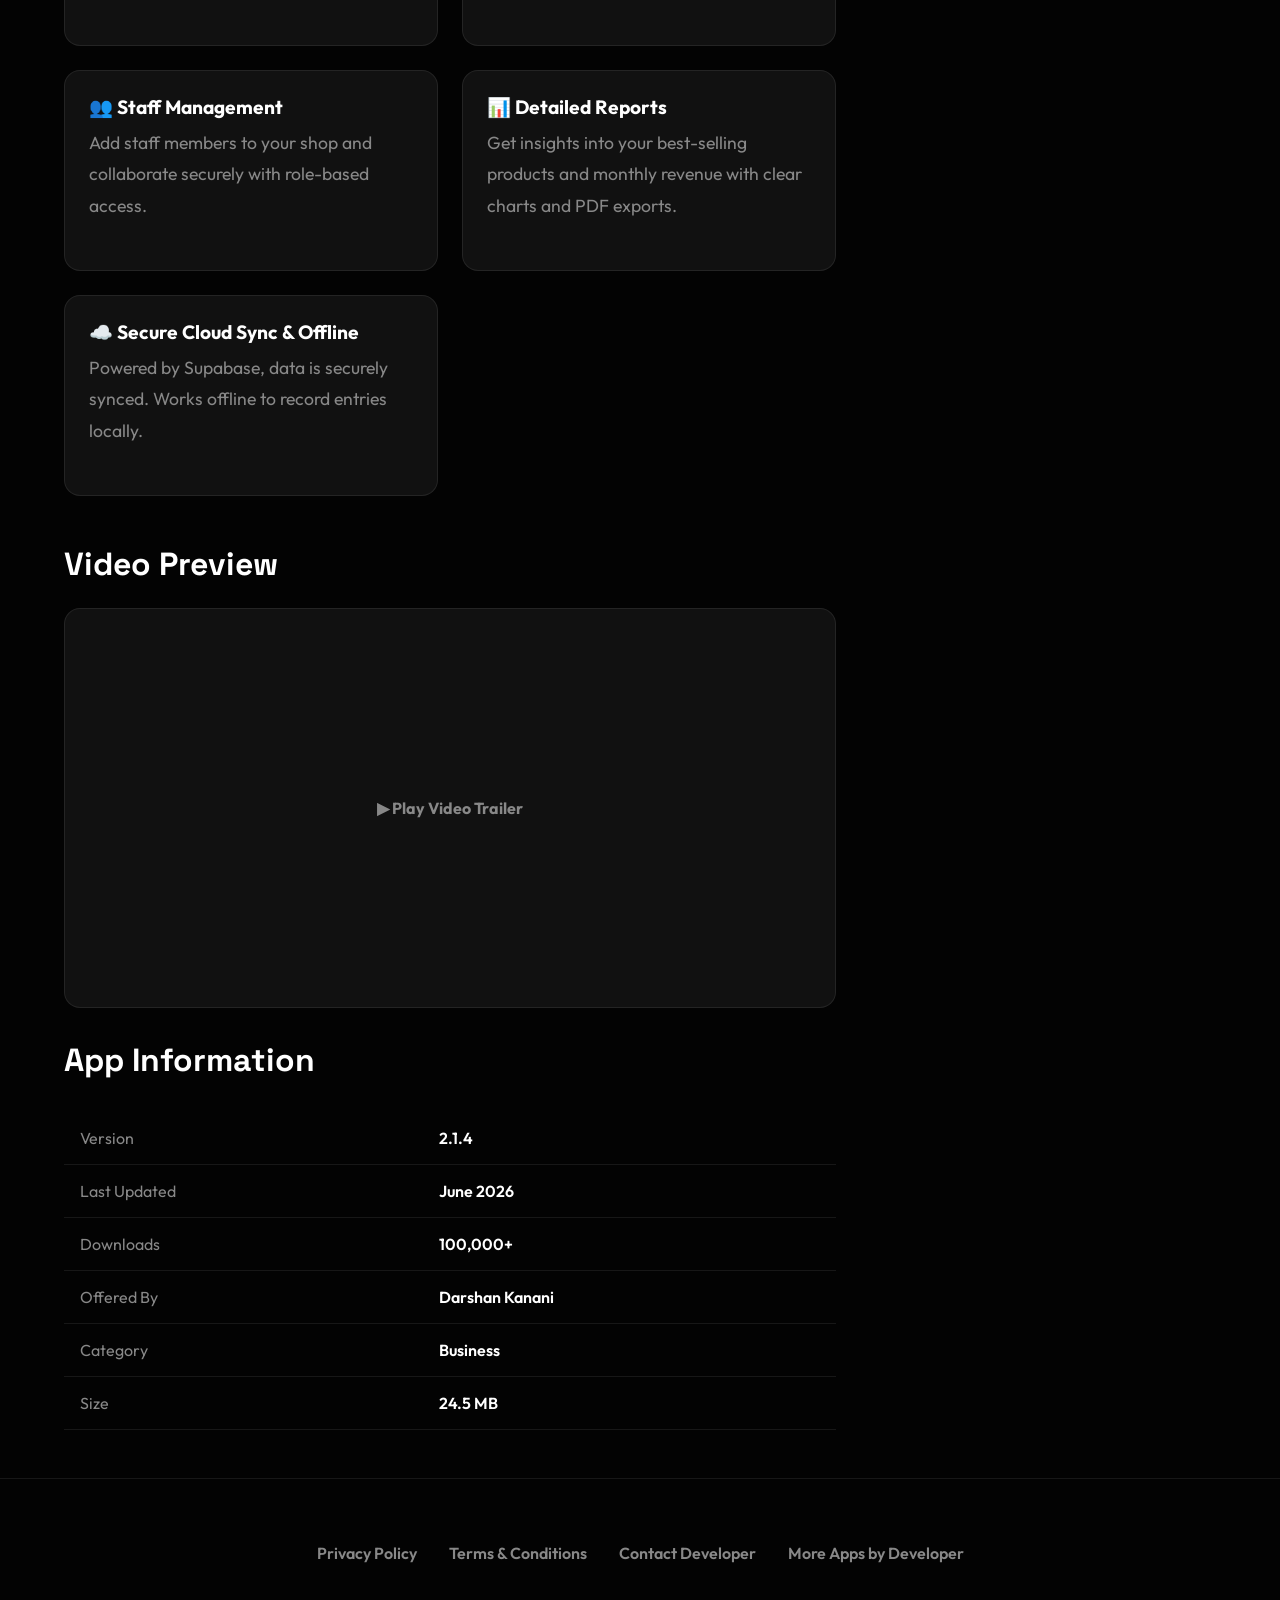
<file: app-smart-shop.html>
<!DOCTYPE html>
<html lang="en" data-theme="dark">
<head>
    <meta charset="UTF-8">
    <meta name="viewport" content="width=device-width, initial-scale=1.0">
    <title>Smart Shop Manager | Darshan Apps</title>
    <link rel="stylesheet" href="style.css">
    <link href="https://fonts.googleapis.com/css2?family=Outfit:wght@300;400;600;800&family=Space+Grotesk:wght@500;700;900&display=swap" rel="stylesheet">
</head>
<body>
    <header class="navbar glass">
        <a href="index.html" class="logo">← Back</a>
        <div class="nav-actions">
            <button id="theme-toggle" class="theme-toggle" aria-label="Toggle Theme"></button>
        </div>
    </header>

    <main>
        <!-- Hero Section -->
        <section class="detail-hero">
            <img src="assets/shop_smart.png" alt="Smart Shop Manager" class="detail-icon" onerror="this.src='data:image/svg+xml,<svg xmlns=%22http://www.w3.org/2000/svg%22 width=%22180%22 height=%22180%22><rect width=%22100%25%22 height=%22100%25%22 fill=%22%23333%22/></svg>'">
            <div class="detail-header">
                <h1>Smart Shop Manager</h1>
                <a href="https://github.com/darshankanani19" class="dev-link">Darshan Kanani</a>
                <div class="detail-stats">
                    <div class="stat"><div class="stat-val">4.9★</div><div class="stat-lbl">1K+ Reviews</div></div>
                    <div class="stat"><div class="stat-val">100K+</div><div class="stat-lbl">Downloads</div></div>
                    <div class="stat"><div class="stat-val">E</div><div class="stat-lbl">Everyone</div></div>
                </div>
                <a href="#" class="btn-primary">Install</a>
            </div>
        </section>

        <!-- Screenshots Section -->
        <section class="screenshots-section">
            <div class="carousel-container">
                <img class="screenshot-mockup" src="assets/smart-shop-manager/dashboard.png" alt="Dashboard">
                <img class="screenshot-mockup" src="assets/smart-shop-manager/bill-entry-screen.png" alt="Bill Entry Screen">
                <img class="screenshot-mockup" src="assets/smart-shop-manager/history-screen.png" alt="History Screen">
                <img class="screenshot-mockup" src="assets/smart-shop-manager/staff-functionality-drawer.png" alt="Staff Functionality Drawer">
            </div>
        </section>

        <!-- Detailed Description -->
        <section class="content-section">
            <h2>About this app</h2>
            <p>Simplify your business management with Smart Shop Manager, the all-in-one POS and inventory solution designed for modern shop owners. Whether you run a retail store, a small grocery, or a hardware shop, our app helps you digitise your records and streamline operations.</p>
            
            <p><strong>Why Choose Smart Shop Manager?</strong><br>Smart Shop Manager is built to be fast, secure, and user-friendly. Say goodbye to manual ledger books and welcome a digital, data-driven way to grow your business. Download Smart Shop Manager today and take total control of your business!</p>
            
            <div class="features-grid">
                <div class="feature-item">
                    <h4>📦 Inventory Management</h4>
                    <p>Keep track of your stock levels in real-time. Add, update, and manage products with ease.</p>
                </div>
                <div class="feature-item">
                    <h4>💰 Quick Billing & POS</h4>
                    <p>Generate professional digital bills for your customers in seconds.</p>
                </div>
                <div class="feature-item">
                    <h4>👥 Staff Management</h4>
                    <p>Add staff members to your shop and collaborate securely with role-based access.</p>
                </div>
                <div class="feature-item">
                    <h4>📊 Detailed Reports</h4>
                    <p>Get insights into your best-selling products and monthly revenue with clear charts and PDF exports.</p>
                </div>
                <div class="feature-item">
                    <h4>☁️ Secure Cloud Sync & Offline</h4>
                    <p>Powered by Supabase, data is securely synced. Works offline to record entries locally.</p>
                </div>
            </div>

            <!-- Video Preview -->
            <h2 style="margin-top: 3rem;">Video Preview</h2>
            <div style="width: 100%; height: 400px; background: var(--bg-surface); border-radius: 16px; border: 1px solid var(--border); display:flex; align-items:center; justify-content:center; color: var(--text-muted); font-weight: bold; margin-bottom: 2rem;">
                ▶ Play Video Trailer
            </div>

            <!-- Info Table -->
            <h2>App Information</h2>
            <table class="info-table">
                <tr><th>Version</th><td>2.1.4</td></tr>
                <tr><th>Last Updated</th><td>June 2026</td></tr>
                <tr><th>Downloads</th><td>100,000+</td></tr>
                <tr><th>Offered By</th><td>Darshan Kanani</td></tr>
                <tr><th>Category</th><td>Business</td></tr>
                <tr><th>Size</th><td>24.5 MB</td></tr>
            </table>
        </section>

        <!-- Related Apps & Links -->
        <footer class="footer-links">
            <a href="policies/shop-smart.html">Privacy Policy</a>
            <a href="#">Terms & Conditions</a>
            <a href="https://github.com/darshankanani19">Contact Developer</a>
            <a href="index.html">More Apps by Developer</a>
        </footer>
    </main>

    <script src="script.js"></script>
</body>
</html>
</file>
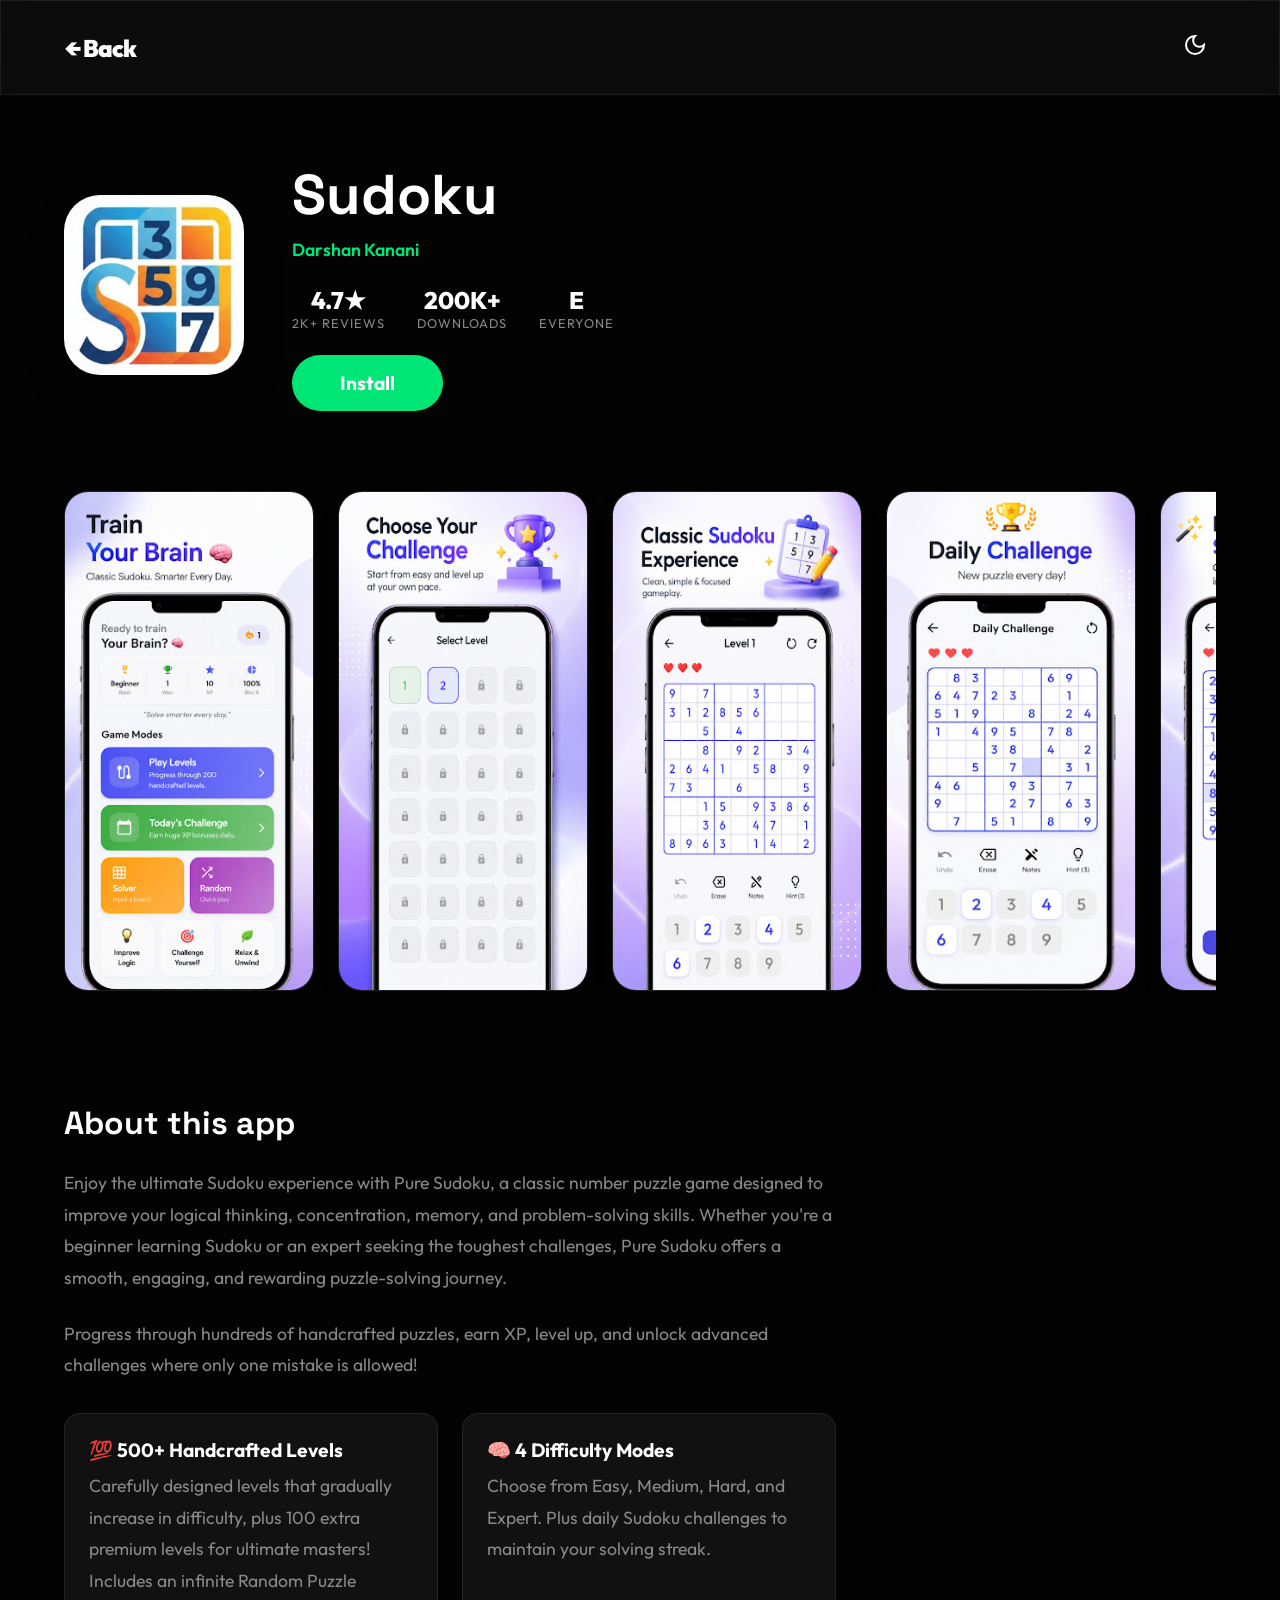
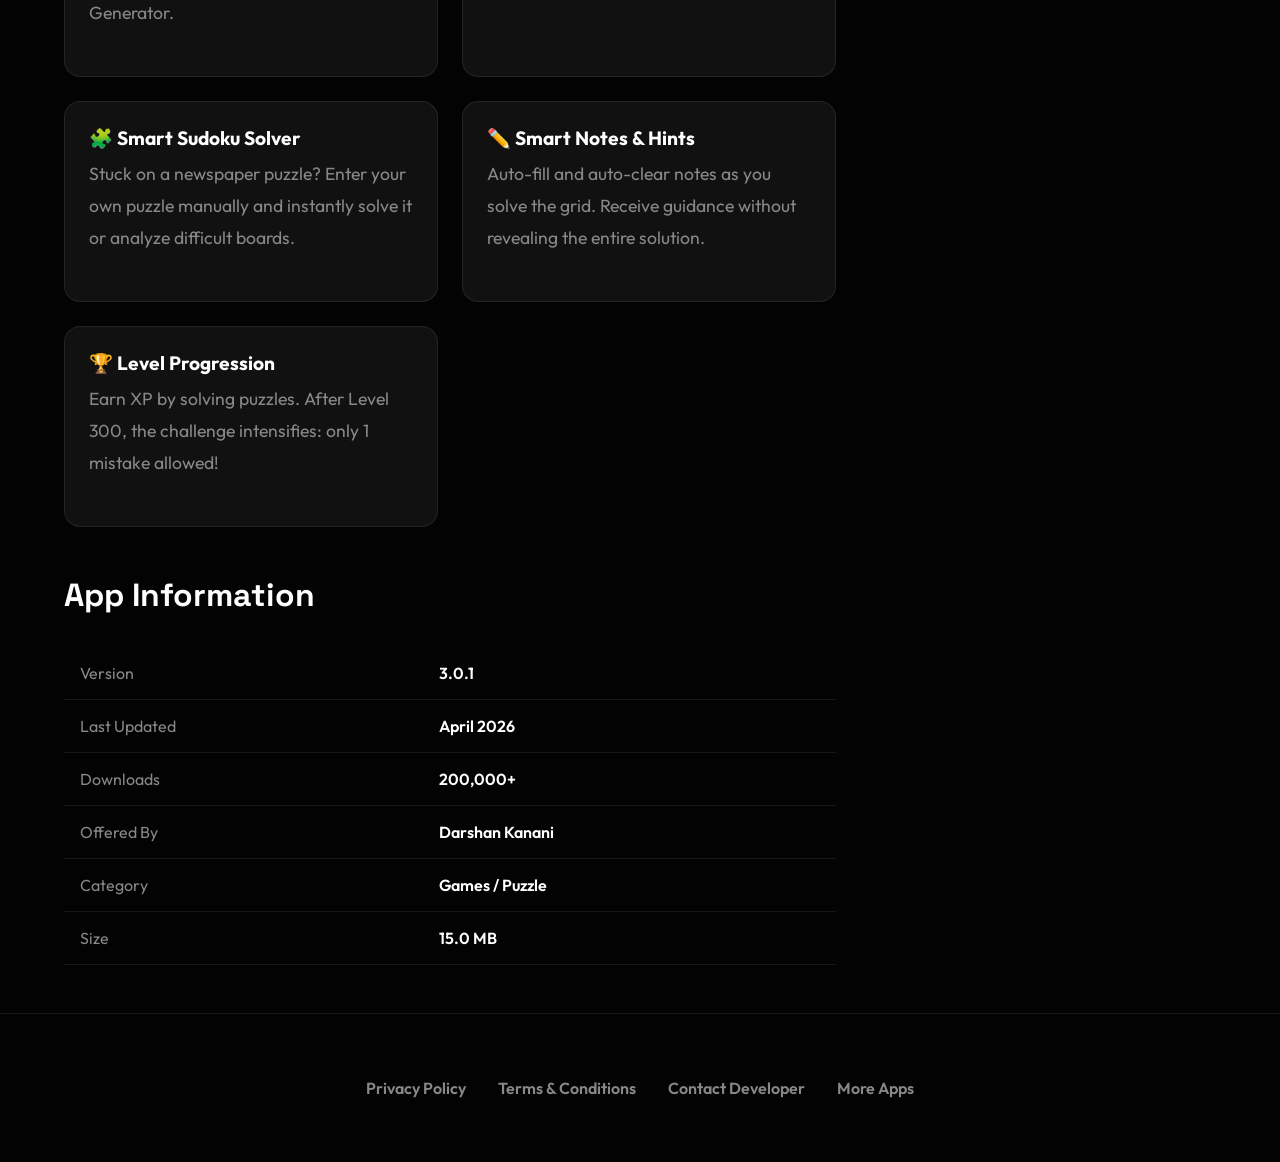
<file: app-sudoku.html>
<!DOCTYPE html>
<html lang="en" data-theme="dark">
<head>
    <meta charset="UTF-8">
    <meta name="viewport" content="width=device-width, initial-scale=1.0">
    <title>Sudoku | Darshan Apps</title>
    <link rel="stylesheet" href="style.css">
    <link href="https://fonts.googleapis.com/css2?family=Outfit:wght@300;400;600;800&family=Space+Grotesk:wght@500;700;900&display=swap" rel="stylesheet">
</head>
<body>
    <header class="navbar glass">
        <a href="index.html" class="logo">← Back</a>
        <div class="nav-actions">
            <button id="theme-toggle" class="theme-toggle" aria-label="Toggle Theme"></button>
        </div>
    </header>

    <main>
        <section class="detail-hero">
            <img src="assets/sudoku.png" alt="Sudoku" class="detail-icon" onerror="this.src='data:image/svg+xml,<svg xmlns=%22http://www.w3.org/2000/svg%22 width=%22180%22 height=%22180%22><rect width=%22100%25%22 height=%22100%25%22 fill=%22%23333%22/></svg>'">
            <div class="detail-header">
                <h1>Sudoku</h1>
                <a href="https://github.com/darshankanani19" class="dev-link">Darshan Kanani</a>
                <div class="detail-stats">
                    <div class="stat"><div class="stat-val">4.7★</div><div class="stat-lbl">2K+ Reviews</div></div>
                    <div class="stat"><div class="stat-val">200K+</div><div class="stat-lbl">Downloads</div></div>
                    <div class="stat"><div class="stat-val">E</div><div class="stat-lbl">Everyone</div></div>
                </div>
                <a href="#" class="btn-primary">Install</a>
            </div>
        </section>

        <section class="screenshots-section">
            <div class="carousel-container">
                <img class="screenshot-mockup" src="assets/Sudoku/dashboard.png" alt="Dashboard Screen">
                <img class="screenshot-mockup" src="assets/Sudoku/levels.png" alt="Levels Screen">
                <img class="screenshot-mockup" src="assets/Sudoku/level-screen.png" alt="Level Details Screen">
                <img class="screenshot-mockup" src="assets/Sudoku/play-screen.png" alt="Play Screen">
                <img class="screenshot-mockup" src="assets/Sudoku/solver-screen.png" alt="Solver Screen">
            </div>
        </section>

        <section class="content-section">
            <h2>About this app</h2>
            <p>Enjoy the ultimate Sudoku experience with Pure Sudoku, a classic number puzzle game designed to improve your logical thinking, concentration, memory, and problem-solving skills. Whether you're a beginner learning Sudoku or an expert seeking the toughest challenges, Pure Sudoku offers a smooth, engaging, and rewarding puzzle-solving journey.</p>
            
            <p>Progress through hundreds of handcrafted puzzles, earn XP, level up, and unlock advanced challenges where only one mistake is allowed!</p>
            
            <div class="features-grid">
                <div class="feature-item">
                    <h4>💯 500+ Handcrafted Levels</h4>
                    <p>Carefully designed levels that gradually increase in difficulty, plus 100 extra premium levels for ultimate masters! Includes an infinite Random Puzzle Generator.</p>
                </div>
                <div class="feature-item">
                    <h4>🧠 4 Difficulty Modes</h4>
                    <p>Choose from Easy, Medium, Hard, and Expert. Plus daily Sudoku challenges to maintain your solving streak.</p>
                </div>
                <div class="feature-item">
                    <h4>🧩 Smart Sudoku Solver</h4>
                    <p>Stuck on a newspaper puzzle? Enter your own puzzle manually and instantly solve it or analyze difficult boards.</p>
                </div>
                <div class="feature-item">
                    <h4>✏️ Smart Notes & Hints</h4>
                    <p>Auto-fill and auto-clear notes as you solve the grid. Receive guidance without revealing the entire solution.</p>
                </div>
                <div class="feature-item">
                    <h4>🏆 Level Progression</h4>
                    <p>Earn XP by solving puzzles. After Level 300, the challenge intensifies: only 1 mistake allowed!</p>
                </div>
            </div>

            <h2 style="margin-top: 3rem;">App Information</h2>
            <table class="info-table">
                <tr><th>Version</th><td>3.0.1</td></tr>
                <tr><th>Last Updated</th><td>April 2026</td></tr>
                <tr><th>Downloads</th><td>200,000+</td></tr>
                <tr><th>Offered By</th><td>Darshan Kanani</td></tr>
                <tr><th>Category</th><td>Games / Puzzle</td></tr>
                <tr><th>Size</th><td>15.0 MB</td></tr>
            </table>
        </section>

        <footer class="footer-links">
            <a href="policies/sudoku.html">Privacy Policy</a>
            <a href="#">Terms & Conditions</a>
            <a href="https://github.com/darshankanani19">Contact Developer</a>
            <a href="index.html">More Apps</a>
        </footer>
    </main>

    <script src="script.js"></script>
</body>
</html>
</file>
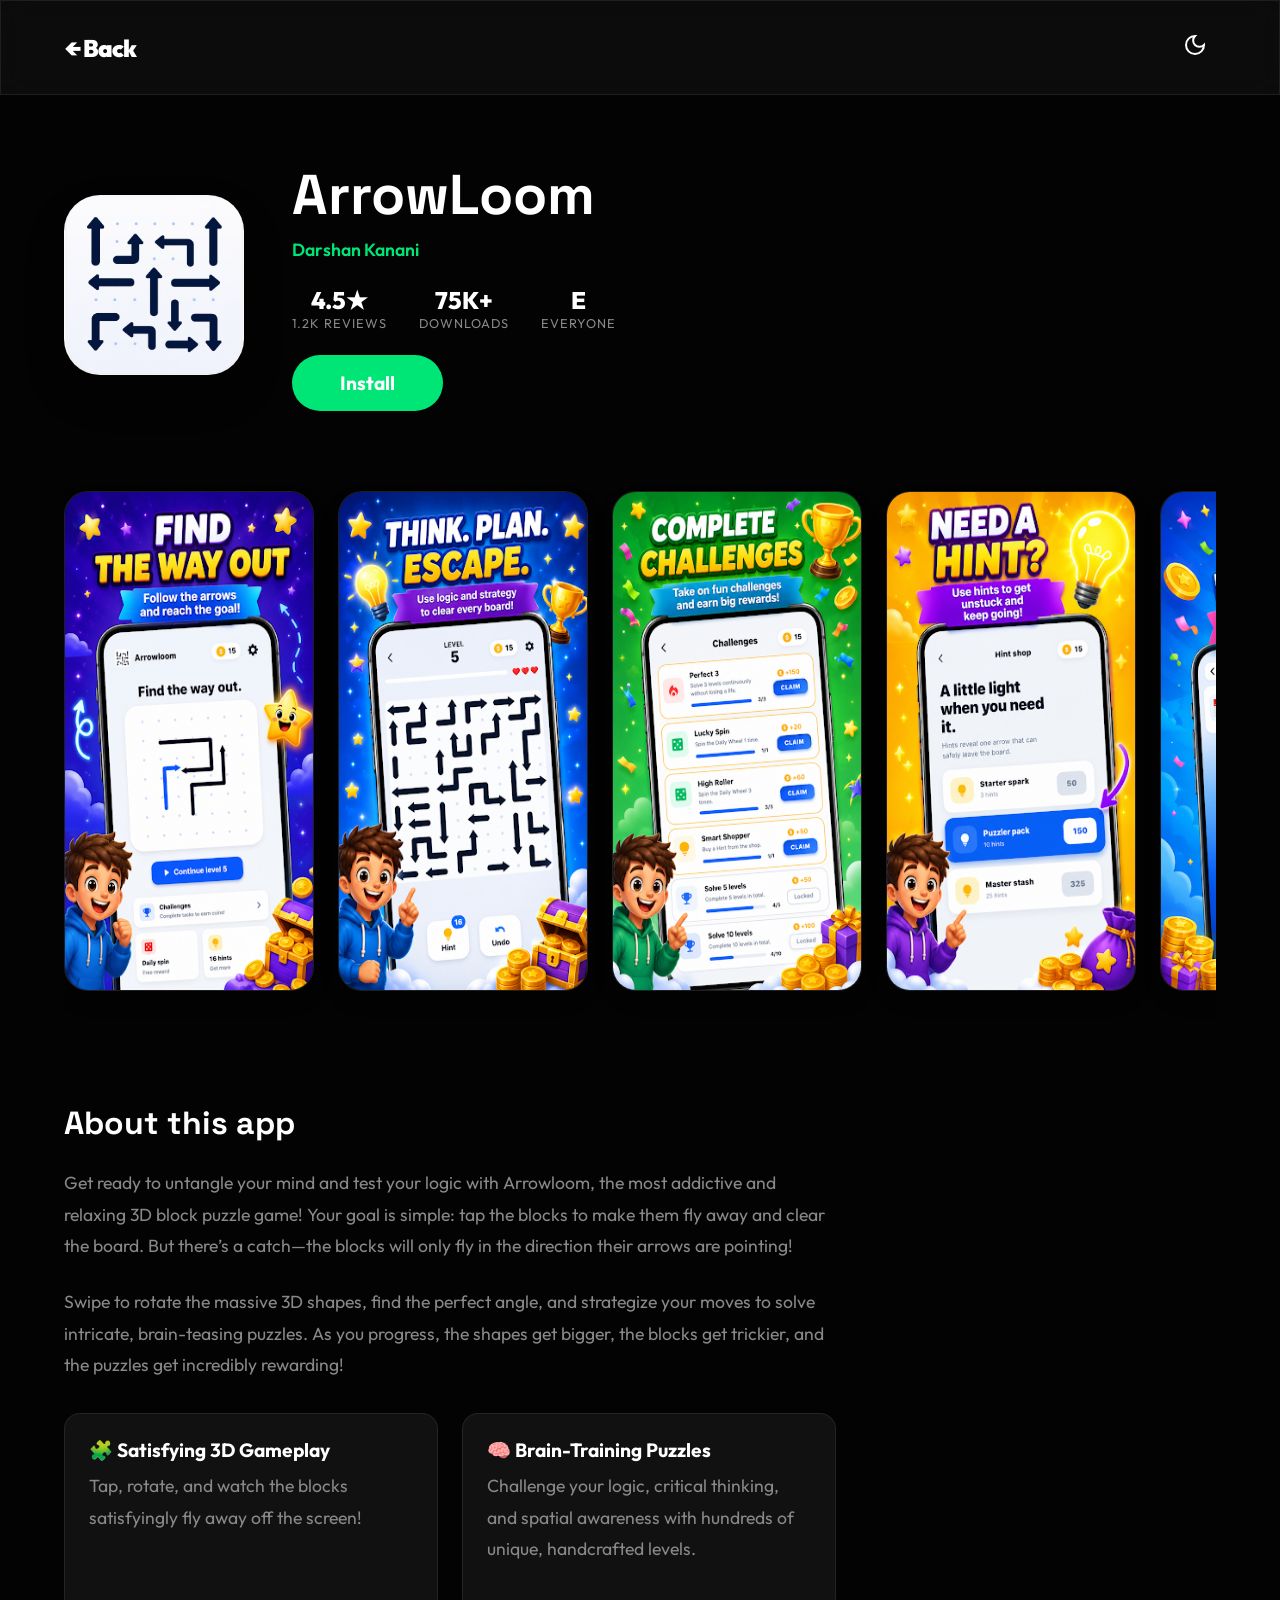
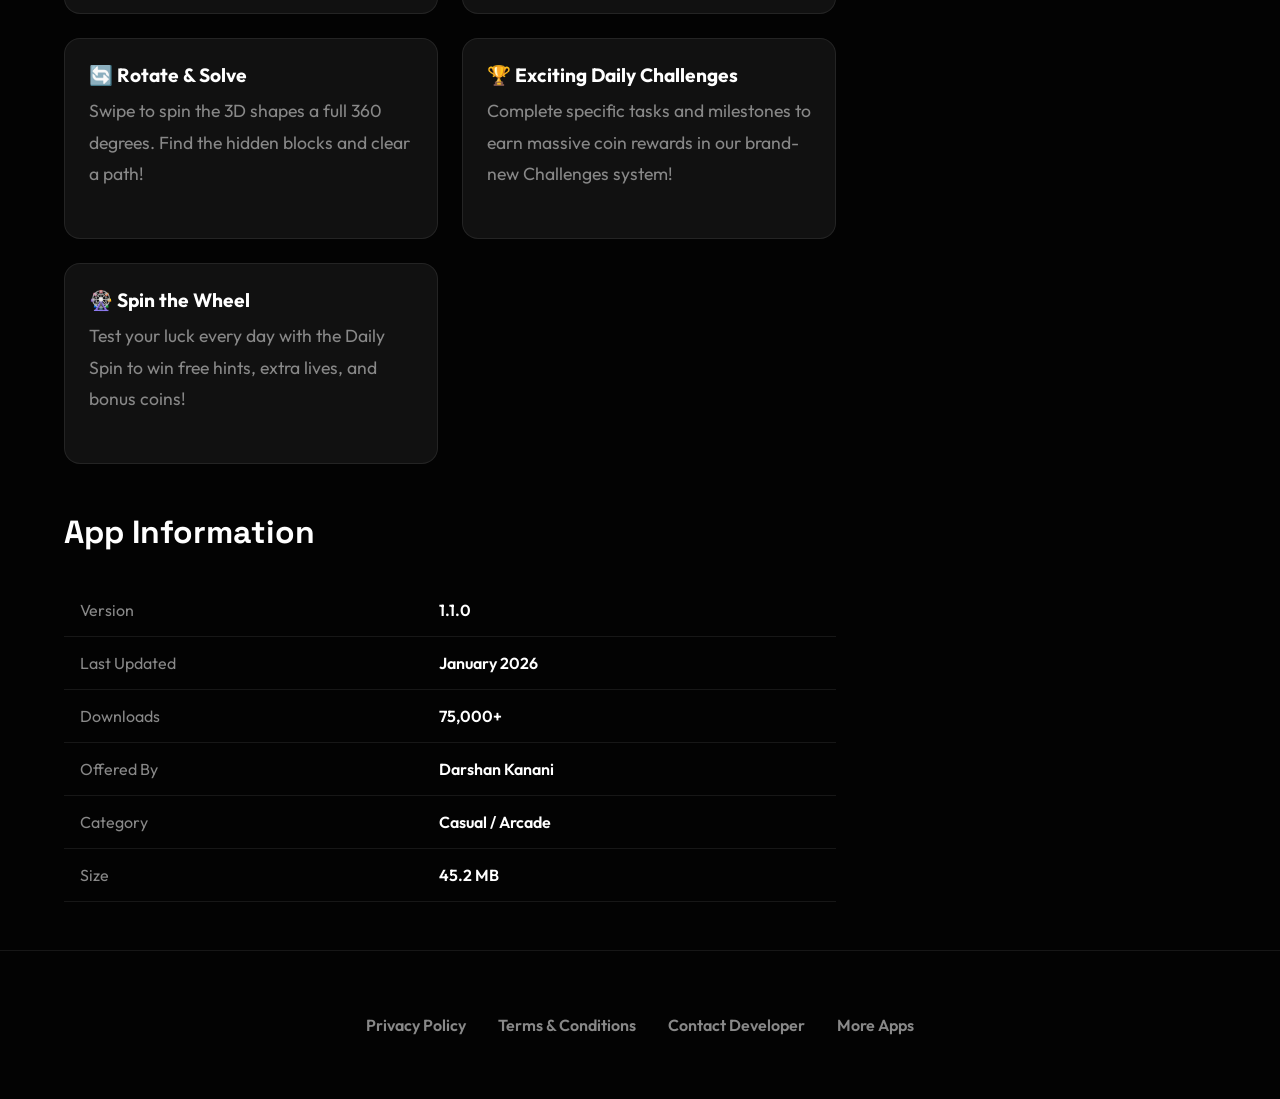
<file: arrowloom/app-arrowloom.html>
<!DOCTYPE html>
<html lang="en" data-theme="dark">
<head>
    <meta charset="UTF-8">
    <meta name="viewport" content="width=device-width, initial-scale=1.0">
    <title>ArrowLoom | Darshan Apps</title>
    <link rel="stylesheet" href="../style.css">
    <link href="https://fonts.googleapis.com/css2?family=Outfit:wght@300;400;600;800&family=Space+Grotesk:wght@500;700;900&display=swap" rel="stylesheet">
</head>
<body>
    <header class="navbar glass">
        <a href="../index.html" class="logo">← Back</a>
        <div class="nav-actions">
            <button id="theme-toggle" class="theme-toggle" aria-label="Toggle Theme"></button>
        </div>
    </header>

    <main>
        <section class="detail-hero">
            <img src="../assets/arrowloom.png" alt="ArrowLoom" class="detail-icon" onerror="this.src='data:image/svg+xml,<svg xmlns=%22http://www.w3.org/2000/svg%22 width=%22180%22 height=%22180%22><rect width=%22100%25%22 height=%22100%25%22 fill=%22%23333%22/></svg>'">
            <div class="detail-header">
                <h1>ArrowLoom</h1>
                <a href="https://github.com/darshankanani19" class="dev-link">Darshan Kanani</a>
                <div class="detail-stats">
                    <div class="stat"><div class="stat-val">4.5★</div><div class="stat-lbl">1.2K Reviews</div></div>
                    <div class="stat"><div class="stat-val">75K+</div><div class="stat-lbl">Downloads</div></div>
                    <div class="stat"><div class="stat-val">E</div><div class="stat-lbl">Everyone</div></div>
                </div>
                <a href="#" class="btn-primary">Install</a>
            </div>
        </section>

        <section class="screenshots-section">
            <div class="carousel-container">
                <img class="screenshot-mockup" src="../assets/arrowloom/dashboard.png" alt="Dashboard">
                <img class="screenshot-mockup" src="../assets/arrowloom/play-screen.png" alt="Play Screen">
                <img class="screenshot-mockup" src="../assets/arrowloom/challenge%20screen.png" alt="Challenges">
                <img class="screenshot-mockup" src="../assets/arrowloom/shop-screen.png" alt="Shop">
                <img class="screenshot-mockup" src="../assets/arrowloom/spin-fun-screen.png" alt="Spin the Wheel">
            </div>
        </section>

        <section class="content-section">
            <h2>About this app</h2>
            <p>Get ready to untangle your mind and test your logic with Arrowloom, the most addictive and relaxing 3D block puzzle game! Your goal is simple: tap the blocks to make them fly away and clear the board. But there’s a catch—the blocks will only fly in the direction their arrows are pointing!</p>
            
            <p>Swipe to rotate the massive 3D shapes, find the perfect angle, and strategize your moves to solve intricate, brain-teasing puzzles. As you progress, the shapes get bigger, the blocks get trickier, and the puzzles get incredibly rewarding!</p>
            
            <div class="features-grid">
                <div class="feature-item">
                    <h4>🧩 Satisfying 3D Gameplay</h4>
                    <p>Tap, rotate, and watch the blocks satisfyingly fly away off the screen!</p>
                </div>
                <div class="feature-item">
                    <h4>🧠 Brain-Training Puzzles</h4>
                    <p>Challenge your logic, critical thinking, and spatial awareness with hundreds of unique, handcrafted levels.</p>
                </div>
                <div class="feature-item">
                    <h4>🔄 Rotate & Solve</h4>
                    <p>Swipe to spin the 3D shapes a full 360 degrees. Find the hidden blocks and clear a path!</p>
                </div>
                <div class="feature-item">
                    <h4>🏆 Exciting Daily Challenges</h4>
                    <p>Complete specific tasks and milestones to earn massive coin rewards in our brand-new Challenges system!</p>
                </div>
                <div class="feature-item">
                    <h4>🎡 Spin the Wheel</h4>
                    <p>Test your luck every day with the Daily Spin to win free hints, extra lives, and bonus coins!</p>
                </div>
            </div>

            <h2 style="margin-top: 3rem;">App Information</h2>
            <table class="info-table">
                <tr><th>Version</th><td>1.1.0</td></tr>
                <tr><th>Last Updated</th><td>January 2026</td></tr>
                <tr><th>Downloads</th><td>75,000+</td></tr>
                <tr><th>Offered By</th><td>Darshan Kanani</td></tr>
                <tr><th>Category</th><td>Casual / Arcade</td></tr>
                <tr><th>Size</th><td>45.2 MB</td></tr>
            </table>
        </section>

        <footer class="footer-links">
            <a href="../policies/arrowloom.html">Privacy Policy</a>
            <a href="#">Terms & Conditions</a>
            <a href="https://github.com/darshankanani19">Contact Developer</a>
            <a href="../index.html">More Apps</a>
        </footer>
    </main>

    <script src="../script.js"></script>
</body>
</html>
</file>
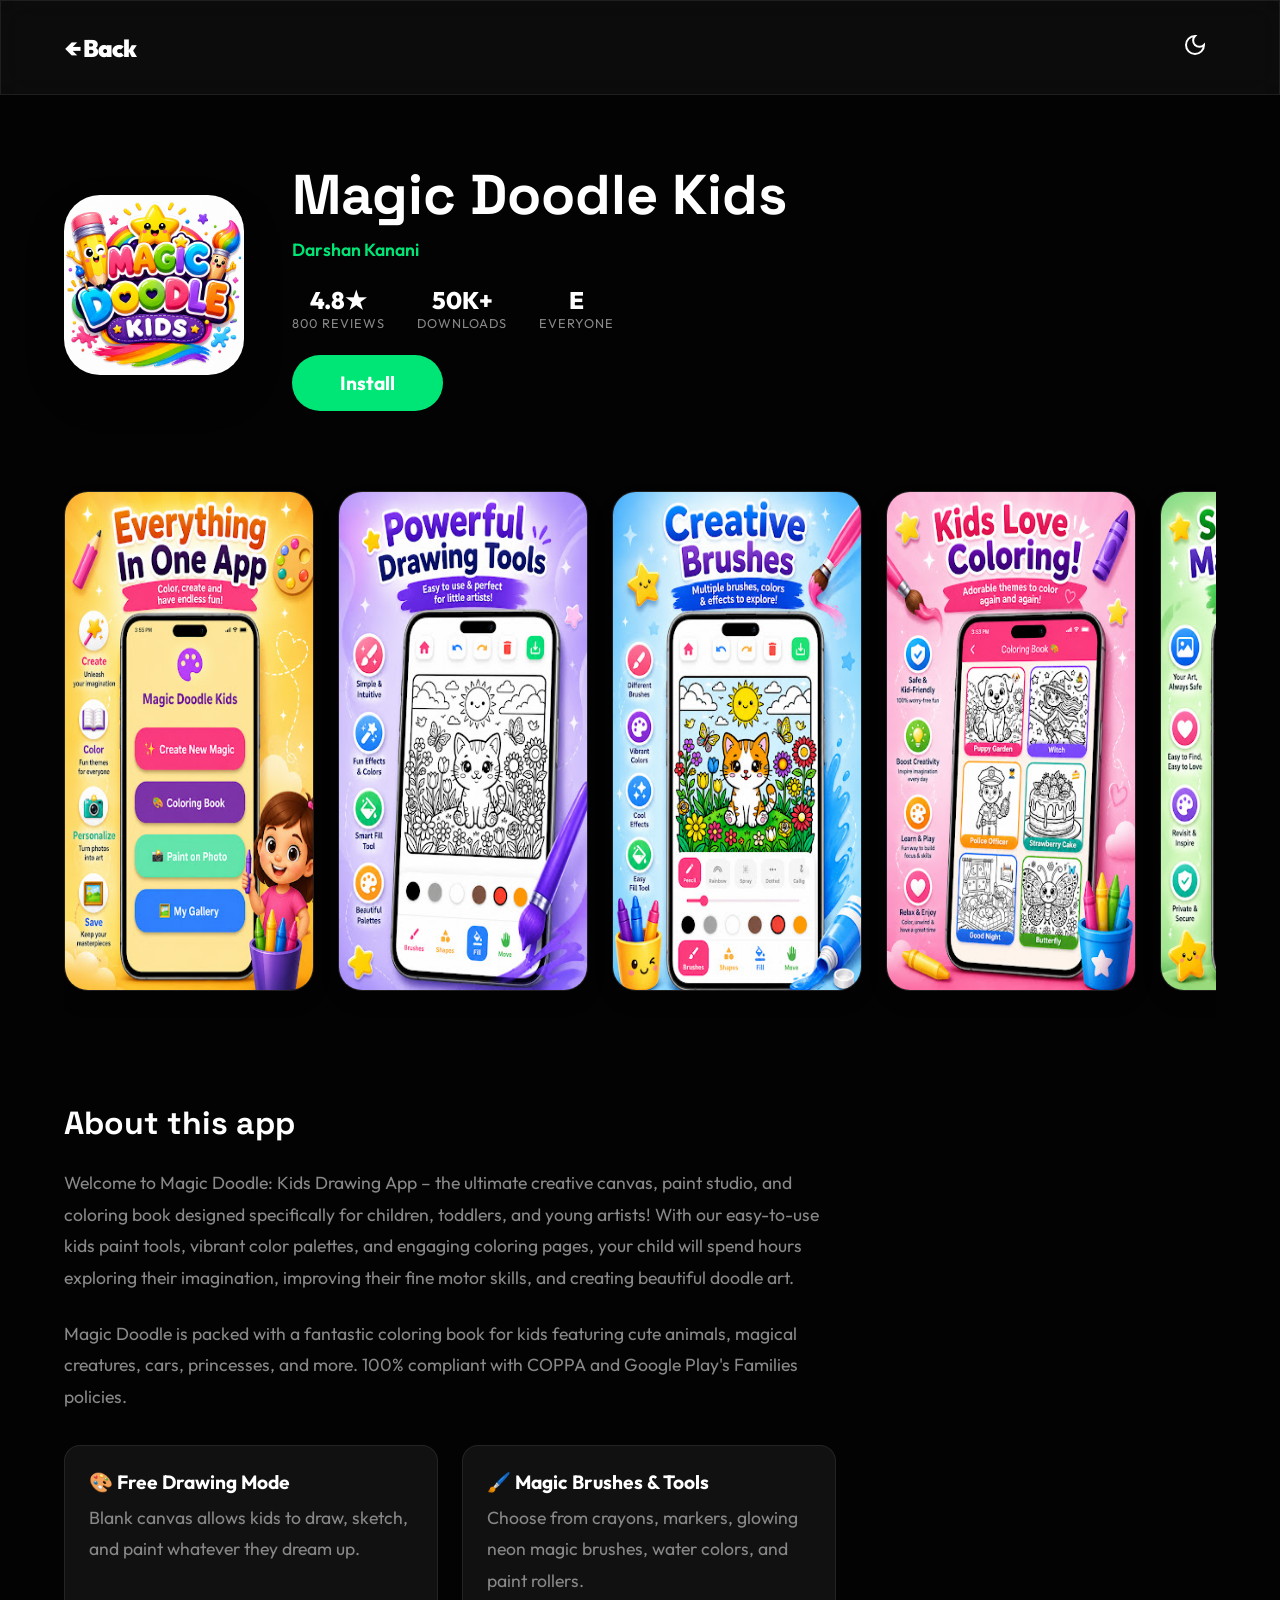
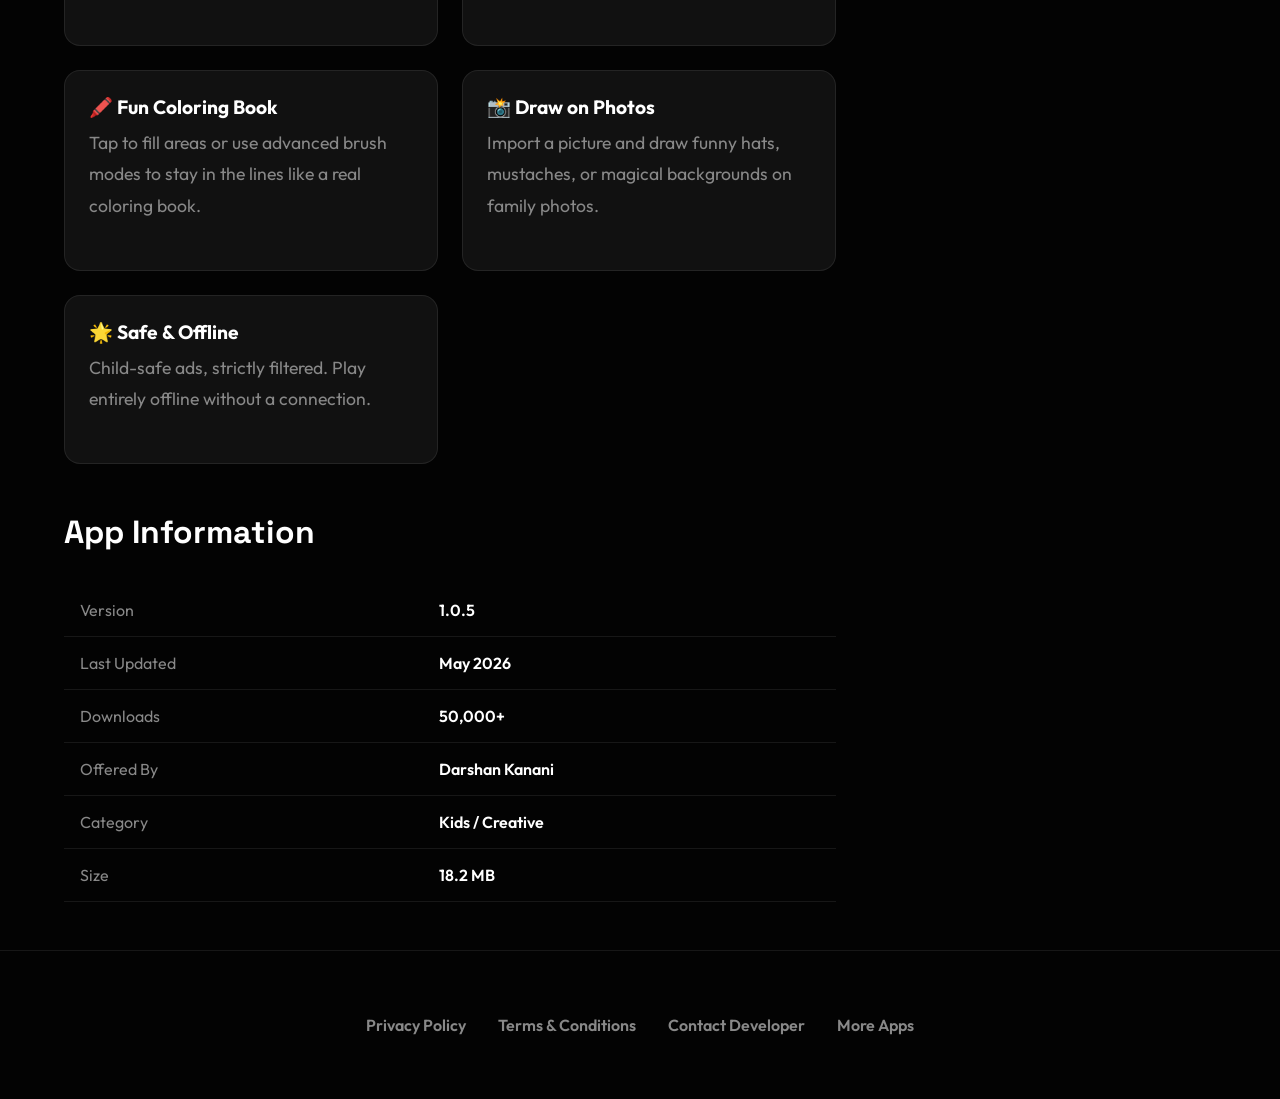
<file: magic-doodle/app-magic-doodle.html>
<!DOCTYPE html>
<html lang="en" data-theme="dark">
<head>
    <meta charset="UTF-8">
    <meta name="viewport" content="width=device-width, initial-scale=1.0">
    <title>Magic Doodle Kids | Darshan Apps</title>
    <link rel="stylesheet" href="../style.css">
    <link href="https://fonts.googleapis.com/css2?family=Outfit:wght@300;400;600;800&family=Space+Grotesk:wght@500;700;900&display=swap" rel="stylesheet">
</head>
<body>
    <header class="navbar glass">
        <a href="../index.html" class="logo">← Back</a>
        <div class="nav-actions">
            <button id="theme-toggle" class="theme-toggle" aria-label="Toggle Theme"></button>
        </div>
    </header>

    <main>
        <section class="detail-hero">
            <img src="../assets/magic_doodle.png" alt="Magic Doodle Kids" class="detail-icon" onerror="this.src='data:image/svg+xml,<svg xmlns=%22http://www.w3.org/2000/svg%22 width=%22180%22 height=%22180%22><rect width=%22100%25%22 height=%22100%25%22 fill=%22%23333%22/></svg>'">
            <div class="detail-header">
                <h1>Magic Doodle Kids</h1>
                <a href="https://github.com/darshankanani19" class="dev-link">Darshan Kanani</a>
                <div class="detail-stats">
                    <div class="stat"><div class="stat-val">4.8★</div><div class="stat-lbl">800 Reviews</div></div>
                    <div class="stat"><div class="stat-val">50K+</div><div class="stat-lbl">Downloads</div></div>
                    <div class="stat"><div class="stat-val">E</div><div class="stat-lbl">Everyone</div></div>
                </div>
                <a href="#" class="btn-primary">Install</a>
            </div>
        </section>

        <section class="screenshots-section">
            <div class="carousel-container">
                <img class="screenshot-mockup" src="../assets/MDK/home-screen.png" alt="Home Screen">
                <img class="screenshot-mockup" src="../assets/MDK/paint-screen.png" alt="Paint Screen">
                <img class="screenshot-mockup" src="../assets/MDK/demo-screen.png" alt="Demo Screen">
                <img class="screenshot-mockup" src="../assets/MDK/book-screen.png" alt="Coloring Book Screen">
                <img class="screenshot-mockup" src="../assets/MDK/save-art-screen.png" alt="Save Art Screen">
            </div>
        </section>

        <section class="content-section">
            <h2>About this app</h2>
            <p>Welcome to Magic Doodle: Kids Drawing App – the ultimate creative canvas, paint studio, and coloring book designed specifically for children, toddlers, and young artists! With our easy-to-use kids paint tools, vibrant color palettes, and engaging coloring pages, your child will spend hours exploring their imagination, improving their fine motor skills, and creating beautiful doodle art.</p>
            
            <p>Magic Doodle is packed with a fantastic coloring book for kids featuring cute animals, magical creatures, cars, princesses, and more. 100% compliant with COPPA and Google Play's Families policies.</p>
            
            <div class="features-grid">
                <div class="feature-item">
                    <h4>🎨 Free Drawing Mode</h4>
                    <p>Blank canvas allows kids to draw, sketch, and paint whatever they dream up.</p>
                </div>
                <div class="feature-item">
                    <h4>🖌️ Magic Brushes & Tools</h4>
                    <p>Choose from crayons, markers, glowing neon magic brushes, water colors, and paint rollers.</p>
                </div>
                <div class="feature-item">
                    <h4>🖍️ Fun Coloring Book</h4>
                    <p>Tap to fill areas or use advanced brush modes to stay in the lines like a real coloring book.</p>
                </div>
                <div class="feature-item">
                    <h4>📸 Draw on Photos</h4>
                    <p>Import a picture and draw funny hats, mustaches, or magical backgrounds on family photos.</p>
                </div>
                <div class="feature-item">
                    <h4>🌟 Safe & Offline</h4>
                    <p>Child-safe ads, strictly filtered. Play entirely offline without a connection.</p>
                </div>
            </div>

            <h2 style="margin-top: 3rem;">App Information</h2>
            <table class="info-table">
                <tr><th>Version</th><td>1.0.5</td></tr>
                <tr><th>Last Updated</th><td>May 2026</td></tr>
                <tr><th>Downloads</th><td>50,000+</td></tr>
                <tr><th>Offered By</th><td>Darshan Kanani</td></tr>
                <tr><th>Category</th><td>Kids / Creative</td></tr>
                <tr><th>Size</th><td>18.2 MB</td></tr>
            </table>
        </section>

        <footer class="footer-links">
            <a href="../policies/magic-doodle-kids.html">Privacy Policy</a>
            <a href="#">Terms & Conditions</a>
            <a href="https://github.com/darshankanani19">Contact Developer</a>
            <a href="../index.html">More Apps</a>
        </footer>
    </main>

    <script src="../script.js"></script>
</body>
</html>
</file>
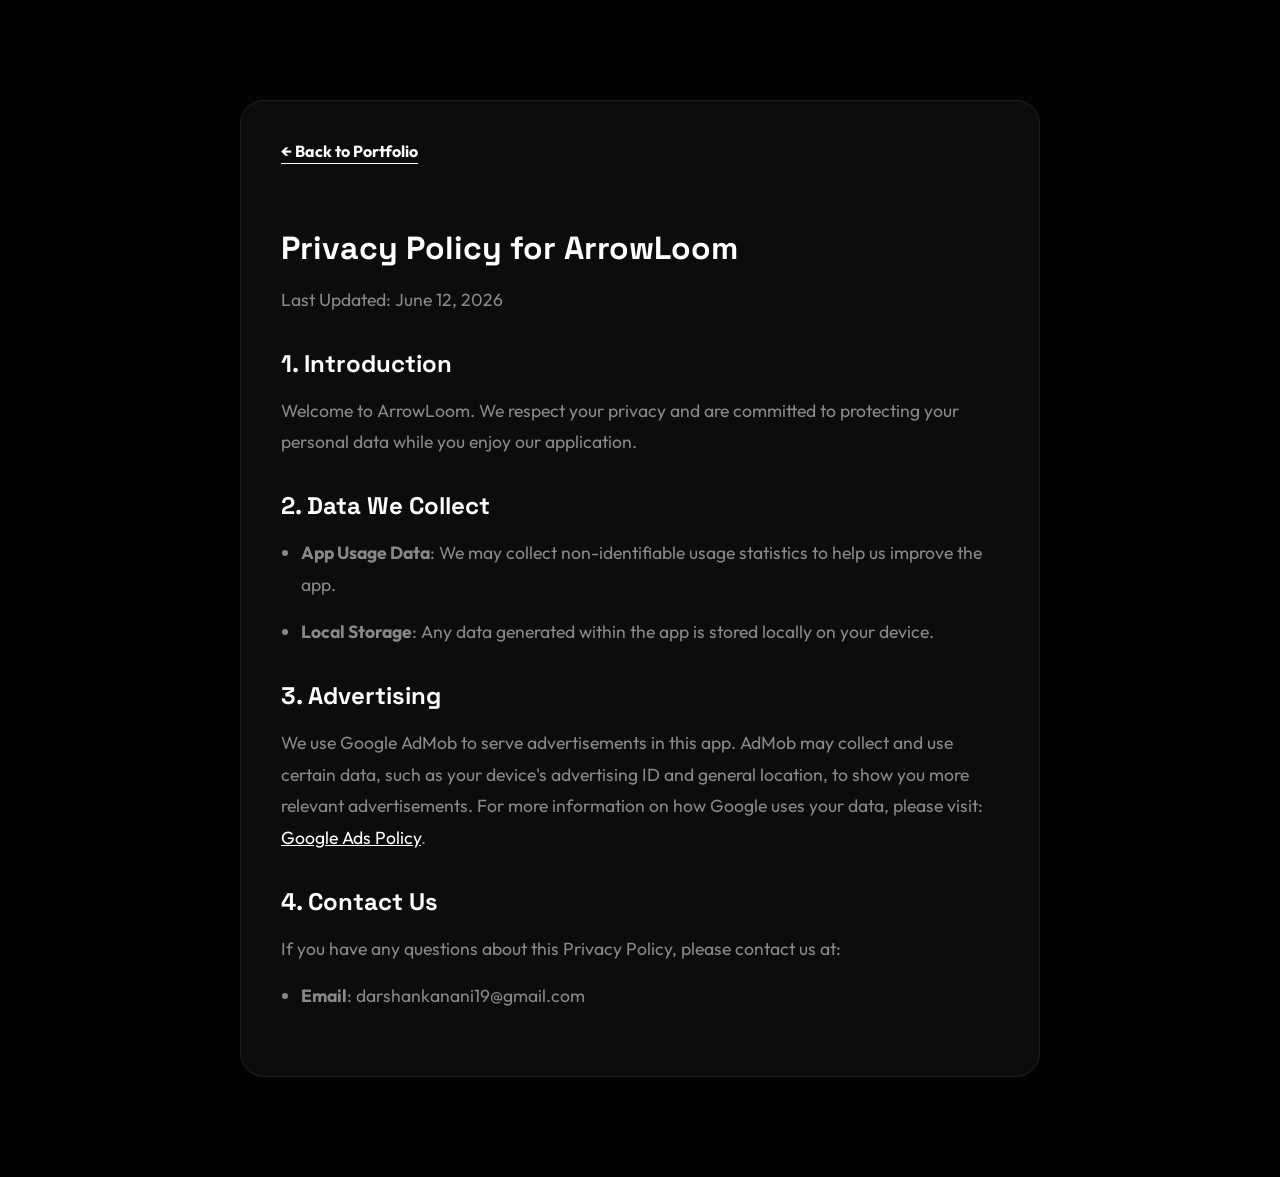
<file: policies/arrowloom.html>
<!DOCTYPE html>
<html lang="en">
<head>
    <meta charset="UTF-8">
    <meta name="viewport" content="width=device-width, initial-scale=1.0">
    <title>Privacy Policy | ArrowLoom</title>
    <link rel="stylesheet" href="../style.css">
    <link href="https://fonts.googleapis.com/css2?family=Outfit:wght@200;400;600;900&family=Space+Grotesk:wght@300;500;700&display=swap" rel="stylesheet">
    <style>
        .policy-container {
            max-width: 800px;
            margin: 100px auto;
            padding: 40px;
            background: var(--surface);
            border: 1px solid var(--border);
            border-radius: 24px;
            backdrop-filter: blur(20px);
            -webkit-backdrop-filter: blur(20px);
        }
        .policy-container h1, .policy-container h2 {
            font-family: 'Space Grotesk', sans-serif;
            margin-top: 2rem;
            margin-bottom: 1rem;
            color: white;
        }
        .policy-container p, .policy-container li {
            color: var(--text-muted);
            margin-bottom: 1rem;
            font-size: 1.1rem;
            line-height: 1.8;
        }
        .policy-container ul {
            margin-left: 20px;
            margin-bottom: 1.5rem;
        }
        .back-btn {
            display: inline-block;
            margin-bottom: 2rem;
            color: white;
            text-decoration: none;
            font-weight: bold;
            border-bottom: 1px solid white;
            padding-bottom: 2px;
        }
        .back-btn:hover { opacity: 0.7; }
    </style>
</head>
<body>
    <div class="noise"></div>
    <div class="policy-container">
        <a href="../index.html" class="back-btn">← Back to Portfolio</a>
        <h1>Privacy Policy for ArrowLoom</h1>
        <p>Last Updated: June 12, 2026</p>

        <h2>1. Introduction</h2>
        <p>Welcome to ArrowLoom. We respect your privacy and are committed to protecting your personal data while you enjoy our application.</p>

        <h2>2. Data We Collect</h2>
        <ul>
            <li><strong>App Usage Data</strong>: We may collect non-identifiable usage statistics to help us improve the app.</li>
            <li><strong>Local Storage</strong>: Any data generated within the app is stored locally on your device.</li>
        </ul>

        <h2>3. Advertising</h2>
        <p>We use Google AdMob to serve advertisements in this app. AdMob may collect and use certain data, such as your device's advertising ID and general location, to show you more relevant advertisements. For more information on how Google uses your data, please visit: <a href="https://policies.google.com/technologies/ads" style="color:white;">Google Ads Policy</a>.</p>

        <h2>4. Contact Us</h2>
        <p>If you have any questions about this Privacy Policy, please contact us at:</p>
        <ul>
            <li><strong>Email</strong>: darshankanani19@gmail.com</li>
        </ul>
    </div>
</body>
</html>
</file>
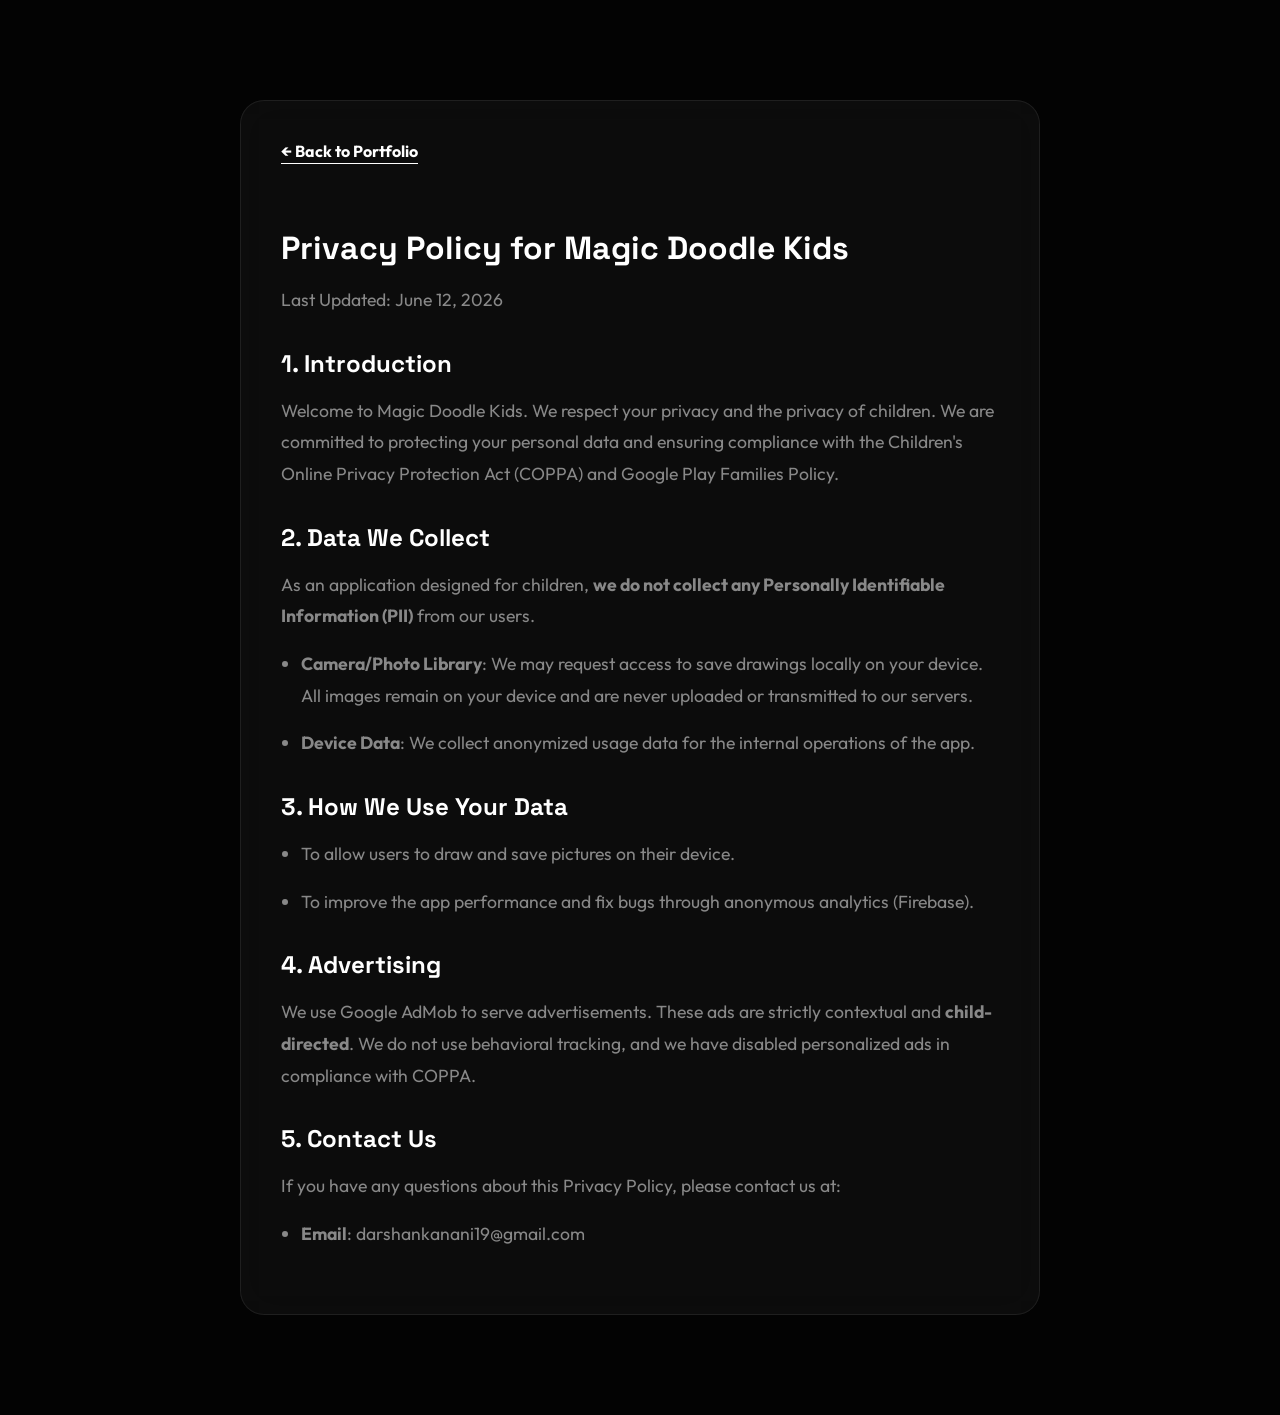
<file: policies/magic-doodle-kids.html>
<!DOCTYPE html>
<html lang="en">
<head>
    <meta charset="UTF-8">
    <meta name="viewport" content="width=device-width, initial-scale=1.0">
    <title>Privacy Policy | Magic Doodle Kids</title>
    <link rel="stylesheet" href="../style.css">
    <link href="https://fonts.googleapis.com/css2?family=Outfit:wght@200;400;600;900&family=Space+Grotesk:wght@300;500;700&display=swap" rel="stylesheet">
    <style>
        .policy-container {
            max-width: 800px;
            margin: 100px auto;
            padding: 40px;
            background: var(--surface);
            border: 1px solid var(--border);
            border-radius: 24px;
            backdrop-filter: blur(20px);
            -webkit-backdrop-filter: blur(20px);
        }
        .policy-container h1, .policy-container h2 {
            font-family: 'Space Grotesk', sans-serif;
            margin-top: 2rem;
            margin-bottom: 1rem;
            color: white;
        }
        .policy-container p, .policy-container li {
            color: var(--text-muted);
            margin-bottom: 1rem;
            font-size: 1.1rem;
            line-height: 1.8;
        }
        .policy-container ul {
            margin-left: 20px;
            margin-bottom: 1.5rem;
        }
        .back-btn {
            display: inline-block;
            margin-bottom: 2rem;
            color: white;
            text-decoration: none;
            font-weight: bold;
            border-bottom: 1px solid white;
            padding-bottom: 2px;
        }
        .back-btn:hover { opacity: 0.7; }
    </style>
</head>
<body>
    <div class="noise"></div>
    <div class="policy-container">
        <a href="../index.html" class="back-btn">← Back to Portfolio</a>
        <h1>Privacy Policy for Magic Doodle Kids</h1>
        <p>Last Updated: June 12, 2026</p>

        <h2>1. Introduction</h2>
        <p>Welcome to Magic Doodle Kids. We respect your privacy and the privacy of children. We are committed to protecting your personal data and ensuring compliance with the Children's Online Privacy Protection Act (COPPA) and Google Play Families Policy.</p>

        <h2>2. Data We Collect</h2>
        <p>As an application designed for children, <strong>we do not collect any Personally Identifiable Information (PII)</strong> from our users.</p>
        <ul>
            <li><strong>Camera/Photo Library</strong>: We may request access to save drawings locally on your device. All images remain on your device and are never uploaded or transmitted to our servers.</li>
            <li><strong>Device Data</strong>: We collect anonymized usage data for the internal operations of the app.</li>
        </ul>

        <h2>3. How We Use Your Data</h2>
        <ul>
            <li>To allow users to draw and save pictures on their device.</li>
            <li>To improve the app performance and fix bugs through anonymous analytics (Firebase).</li>
        </ul>

        <h2>4. Advertising</h2>
        <p>We use Google AdMob to serve advertisements. These ads are strictly contextual and <strong>child-directed</strong>. We do not use behavioral tracking, and we have disabled personalized ads in compliance with COPPA.</p>

        <h2>5. Contact Us</h2>
        <p>If you have any questions about this Privacy Policy, please contact us at:</p>
        <ul>
            <li><strong>Email</strong>: darshankanani19@gmail.com</li>
        </ul>
    </div>
</body>
</html>
</file>
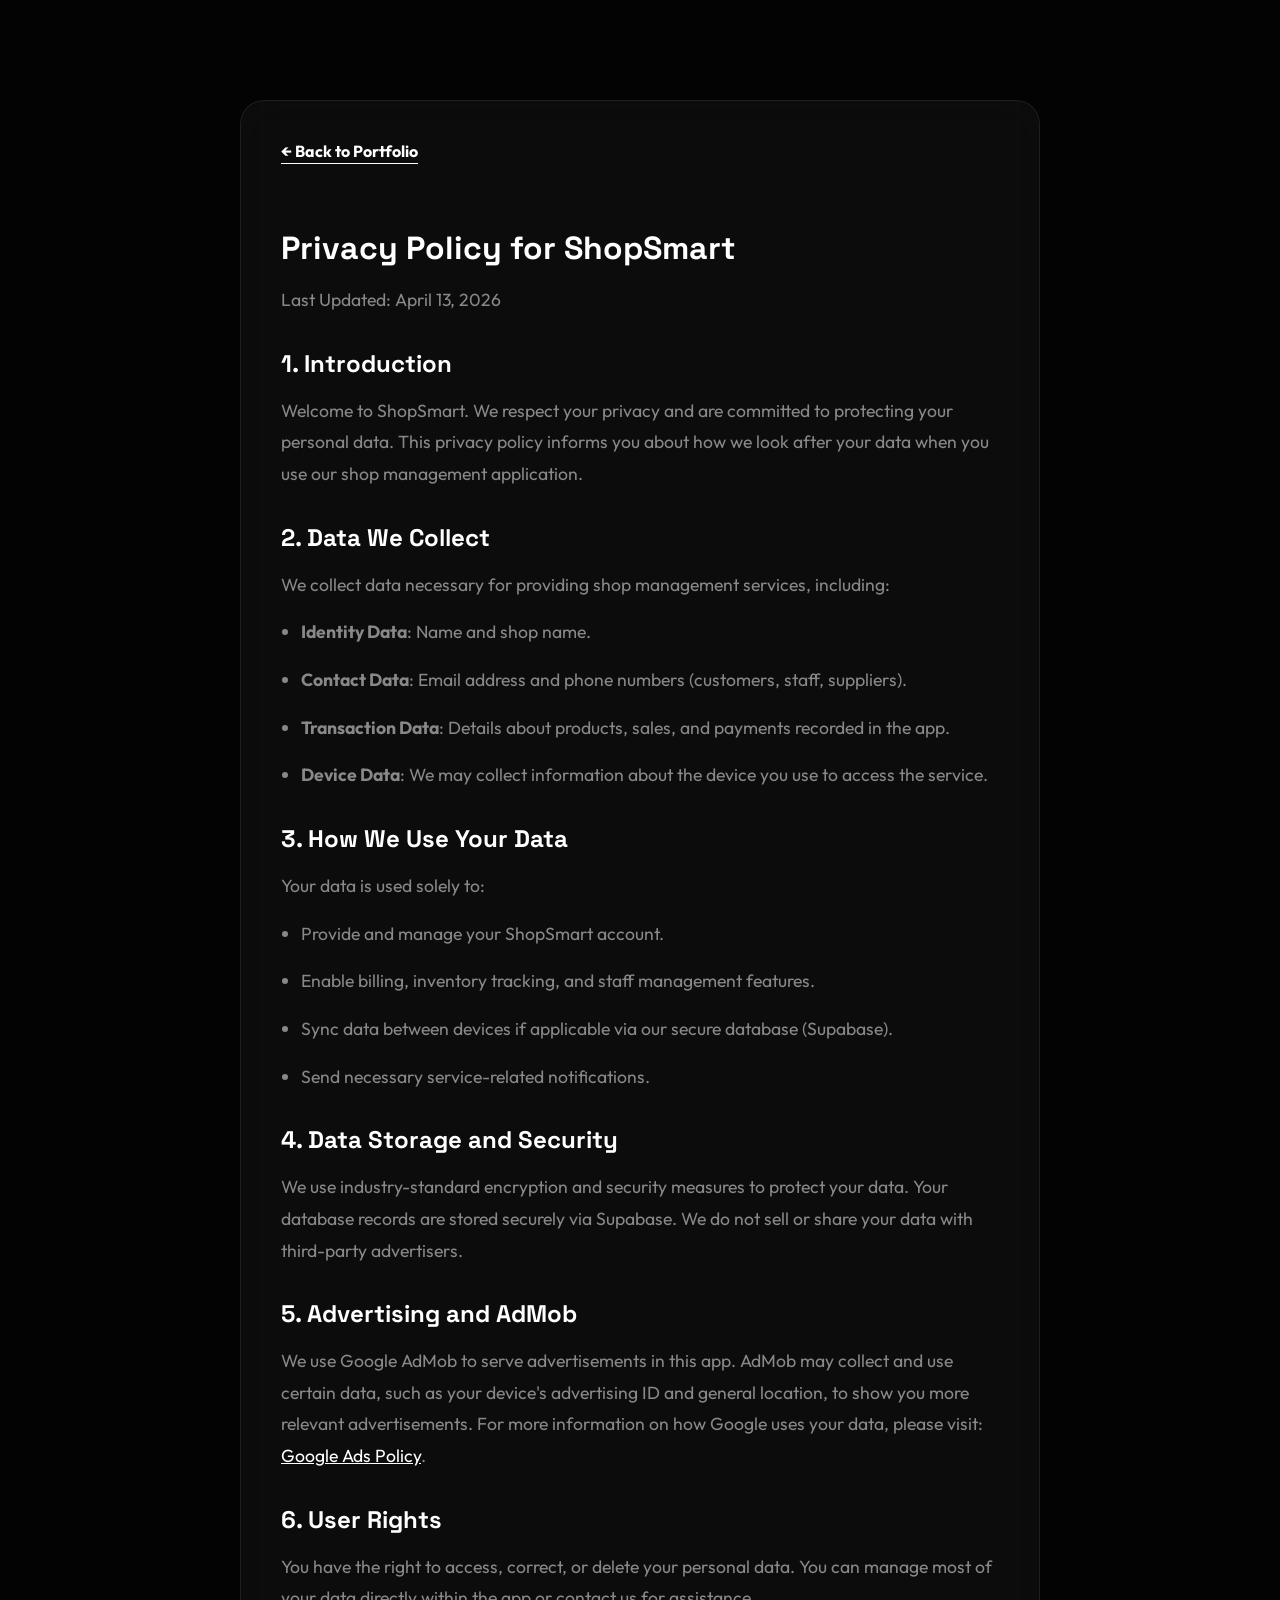
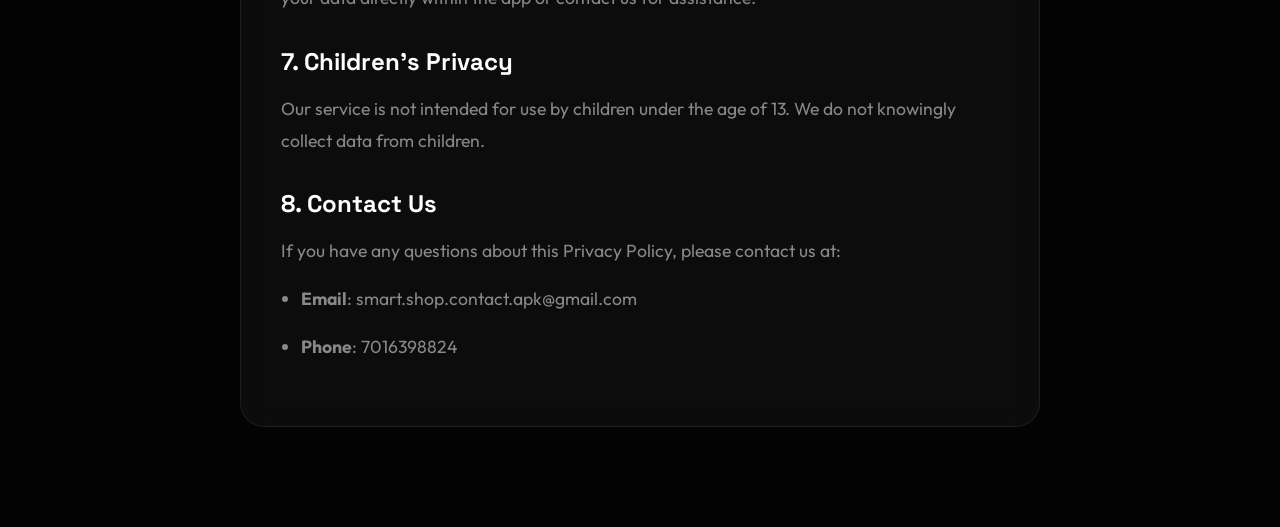
<file: policies/shop-smart.html>
<!DOCTYPE html>
<html lang="en">
<head>
    <meta charset="UTF-8">
    <meta name="viewport" content="width=device-width, initial-scale=1.0">
    <title>Privacy Policy | Smart Shop Manager</title>
    <link rel="stylesheet" href="../style.css">
    <link href="https://fonts.googleapis.com/css2?family=Outfit:wght@200;400;600;900&family=Space+Grotesk:wght@300;500;700&display=swap" rel="stylesheet">
    <style>
        .policy-container {
            max-width: 800px;
            margin: 100px auto;
            padding: 40px;
            background: var(--surface);
            border: 1px solid var(--border);
            border-radius: 24px;
            backdrop-filter: blur(20px);
            -webkit-backdrop-filter: blur(20px);
        }
        .policy-container h1, .policy-container h2 {
            font-family: 'Space Grotesk', sans-serif;
            margin-top: 2rem;
            margin-bottom: 1rem;
            color: white;
        }
        .policy-container p, .policy-container li {
            color: var(--text-muted);
            margin-bottom: 1rem;
            font-size: 1.1rem;
            line-height: 1.8;
        }
        .policy-container ul {
            margin-left: 20px;
            margin-bottom: 1.5rem;
        }
        .back-btn {
            display: inline-block;
            margin-bottom: 2rem;
            color: white;
            text-decoration: none;
            font-weight: bold;
            border-bottom: 1px solid white;
            padding-bottom: 2px;
        }
        .back-btn:hover { opacity: 0.7; }
    </style>
</head>
<body>
    <div class="noise"></div>
    <div class="policy-container">
        <a href="../index.html" class="back-btn">← Back to Portfolio</a>
        <h1>Privacy Policy for ShopSmart</h1>
        <p>Last Updated: April 13, 2026</p>

        <h2>1. Introduction</h2>
        <p>Welcome to ShopSmart. We respect your privacy and are committed to protecting your personal data. This privacy policy informs you about how we look after your data when you use our shop management application.</p>

        <h2>2. Data We Collect</h2>
        <p>We collect data necessary for providing shop management services, including:</p>
        <ul>
            <li><strong>Identity Data</strong>: Name and shop name.</li>
            <li><strong>Contact Data</strong>: Email address and phone numbers (customers, staff, suppliers).</li>
            <li><strong>Transaction Data</strong>: Details about products, sales, and payments recorded in the app.</li>
            <li><strong>Device Data</strong>: We may collect information about the device you use to access the service.</li>
        </ul>

        <h2>3. How We Use Your Data</h2>
        <p>Your data is used solely to:</p>
        <ul>
            <li>Provide and manage your ShopSmart account.</li>
            <li>Enable billing, inventory tracking, and staff management features.</li>
            <li>Sync data between devices if applicable via our secure database (Supabase).</li>
            <li>Send necessary service-related notifications.</li>
        </ul>

        <h2>4. Data Storage and Security</h2>
        <p>We use industry-standard encryption and security measures to protect your data. Your database records are stored securely via Supabase. We do not sell or share your data with third-party advertisers.</p>

        <h2>5. Advertising and AdMob</h2>
        <p>We use Google AdMob to serve advertisements in this app. AdMob may collect and use certain data, such as your device's advertising ID and general location, to show you more relevant advertisements. For more information on how Google uses your data, please visit: <a href="https://policies.google.com/technologies/ads" style="color:white;">Google Ads Policy</a>.</p>

        <h2>6. User Rights</h2>
        <p>You have the right to access, correct, or delete your personal data. You can manage most of your data directly within the app or contact us for assistance.</p>

        <h2>7. Children's Privacy</h2>
        <p>Our service is not intended for use by children under the age of 13. We do not knowingly collect data from children.</p>

        <h2>8. Contact Us</h2>
        <p>If you have any questions about this Privacy Policy, please contact us at:</p>
        <ul>
            <li><strong>Email</strong>: smart.shop.contact.apk@gmail.com</li>
            <li><strong>Phone</strong>: 7016398824</li>
        </ul>
    </div>
</body>
</html>
</file>
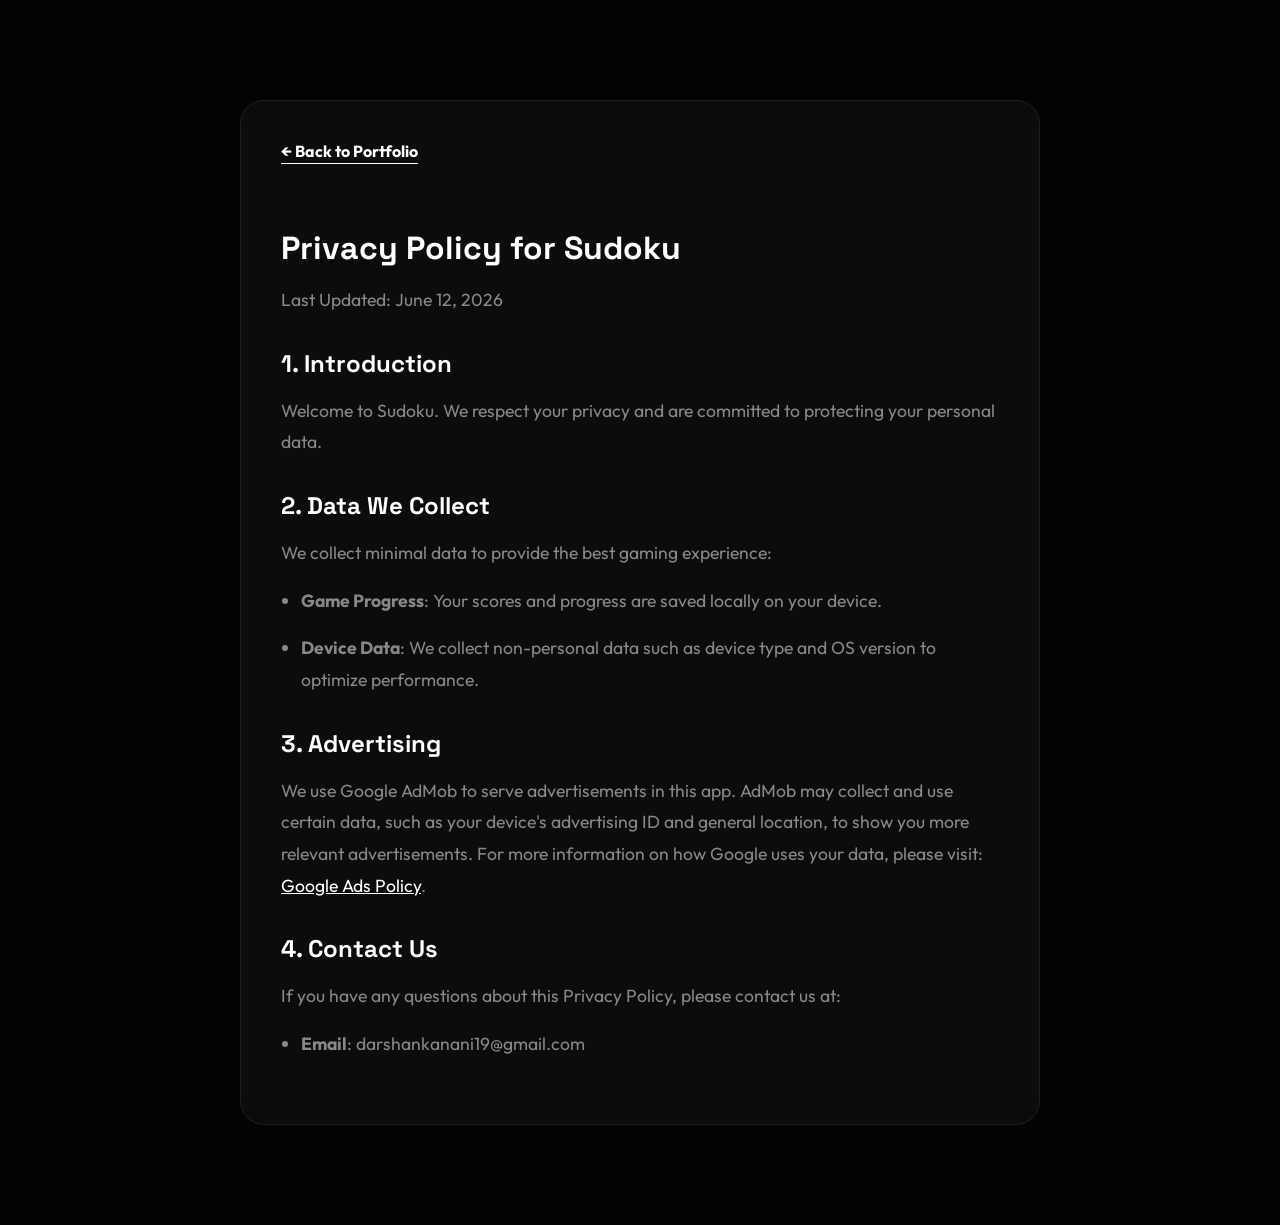
<file: policies/sudoku.html>
<!DOCTYPE html>
<html lang="en">
<head>
    <meta charset="UTF-8">
    <meta name="viewport" content="width=device-width, initial-scale=1.0">
    <title>Privacy Policy | Sudoku</title>
    <link rel="stylesheet" href="../style.css">
    <link href="https://fonts.googleapis.com/css2?family=Outfit:wght@200;400;600;900&family=Space+Grotesk:wght@300;500;700&display=swap" rel="stylesheet">
    <style>
        .policy-container {
            max-width: 800px;
            margin: 100px auto;
            padding: 40px;
            background: var(--surface);
            border: 1px solid var(--border);
            border-radius: 24px;
            backdrop-filter: blur(20px);
            -webkit-backdrop-filter: blur(20px);
        }
        .policy-container h1, .policy-container h2 {
            font-family: 'Space Grotesk', sans-serif;
            margin-top: 2rem;
            margin-bottom: 1rem;
            color: white;
        }
        .policy-container p, .policy-container li {
            color: var(--text-muted);
            margin-bottom: 1rem;
            font-size: 1.1rem;
            line-height: 1.8;
        }
        .policy-container ul {
            margin-left: 20px;
            margin-bottom: 1.5rem;
        }
        .back-btn {
            display: inline-block;
            margin-bottom: 2rem;
            color: white;
            text-decoration: none;
            font-weight: bold;
            border-bottom: 1px solid white;
            padding-bottom: 2px;
        }
        .back-btn:hover { opacity: 0.7; }
    </style>
</head>
<body>
    <div class="noise"></div>
    <div class="policy-container">
        <a href="../index.html" class="back-btn">← Back to Portfolio</a>
        <h1>Privacy Policy for Sudoku</h1>
        <p>Last Updated: June 12, 2026</p>

        <h2>1. Introduction</h2>
        <p>Welcome to Sudoku. We respect your privacy and are committed to protecting your personal data.</p>

        <h2>2. Data We Collect</h2>
        <p>We collect minimal data to provide the best gaming experience:</p>
        <ul>
            <li><strong>Game Progress</strong>: Your scores and progress are saved locally on your device.</li>
            <li><strong>Device Data</strong>: We collect non-personal data such as device type and OS version to optimize performance.</li>
        </ul>

        <h2>3. Advertising</h2>
        <p>We use Google AdMob to serve advertisements in this app. AdMob may collect and use certain data, such as your device's advertising ID and general location, to show you more relevant advertisements. For more information on how Google uses your data, please visit: <a href="https://policies.google.com/technologies/ads" style="color:white;">Google Ads Policy</a>.</p>

        <h2>4. Contact Us</h2>
        <p>If you have any questions about this Privacy Policy, please contact us at:</p>
        <ul>
            <li><strong>Email</strong>: darshankanani19@gmail.com</li>
        </ul>
    </div>
</body>
</html>
</file>
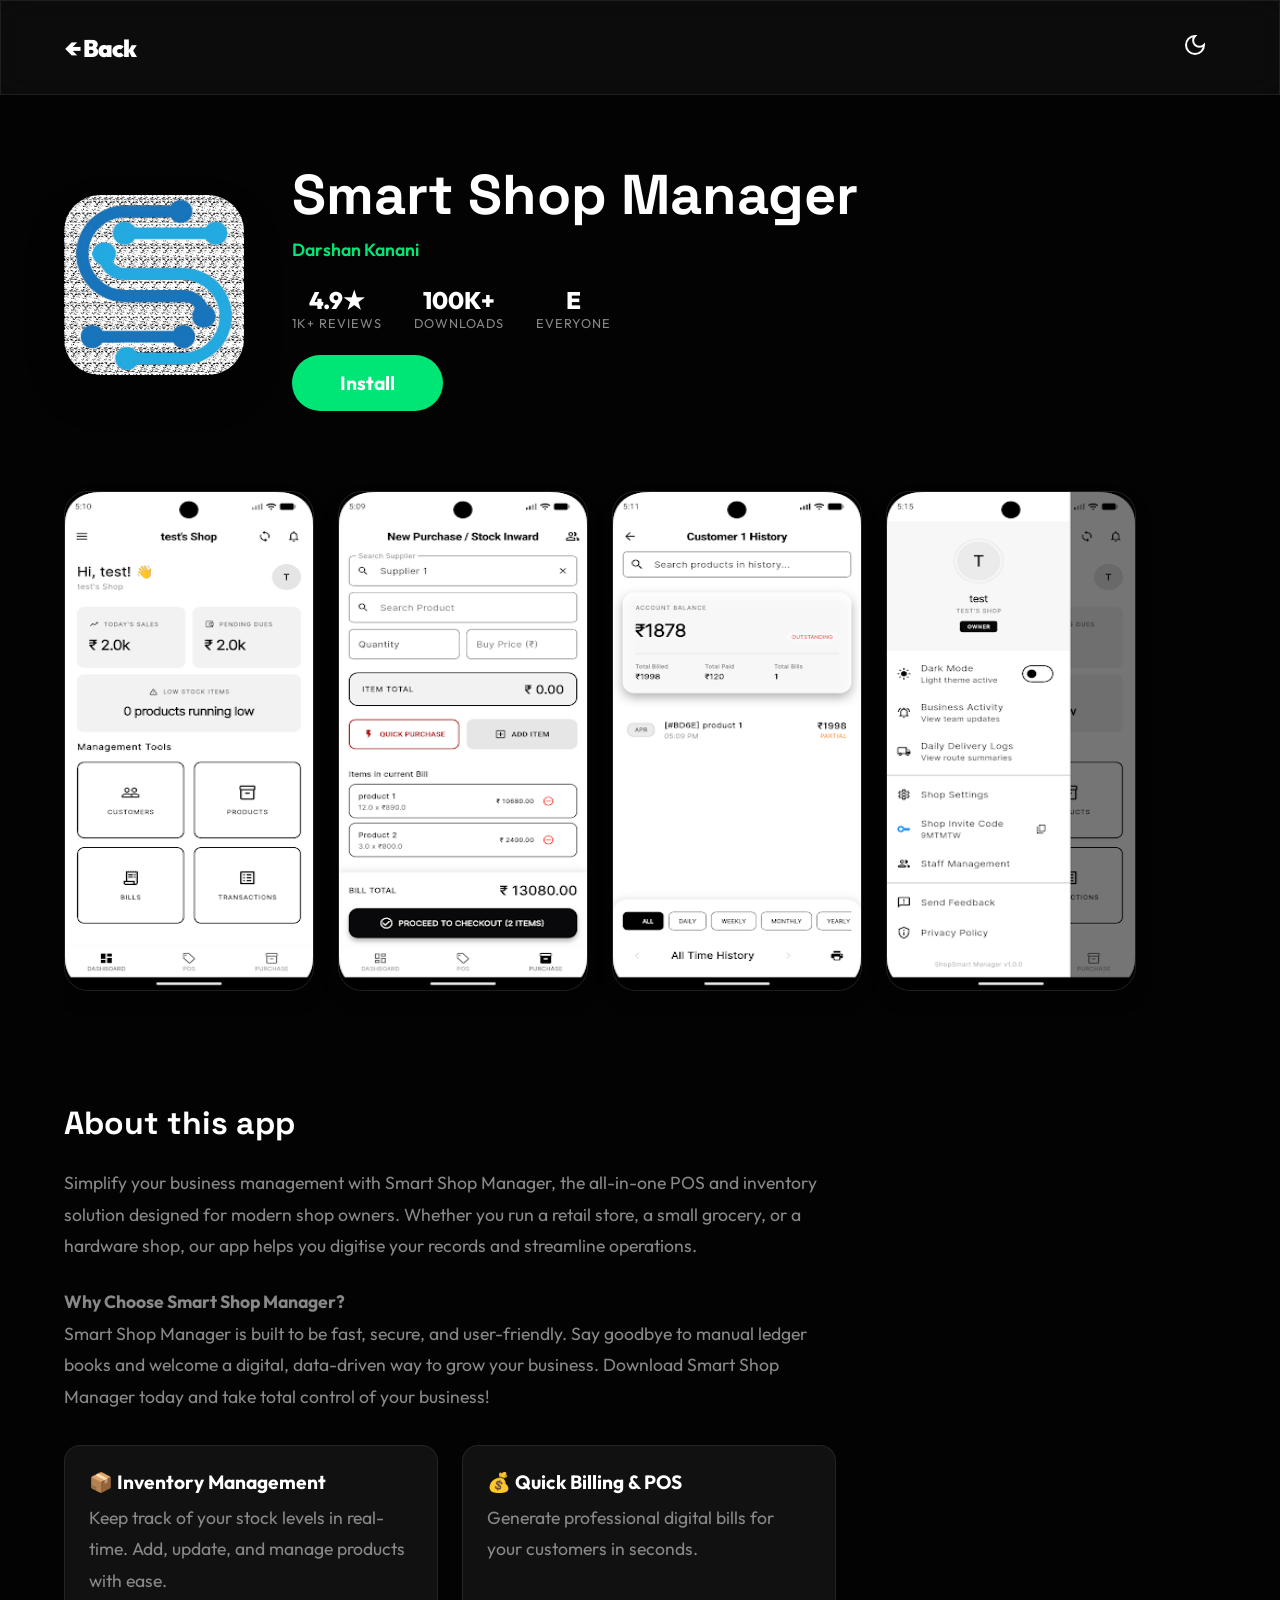
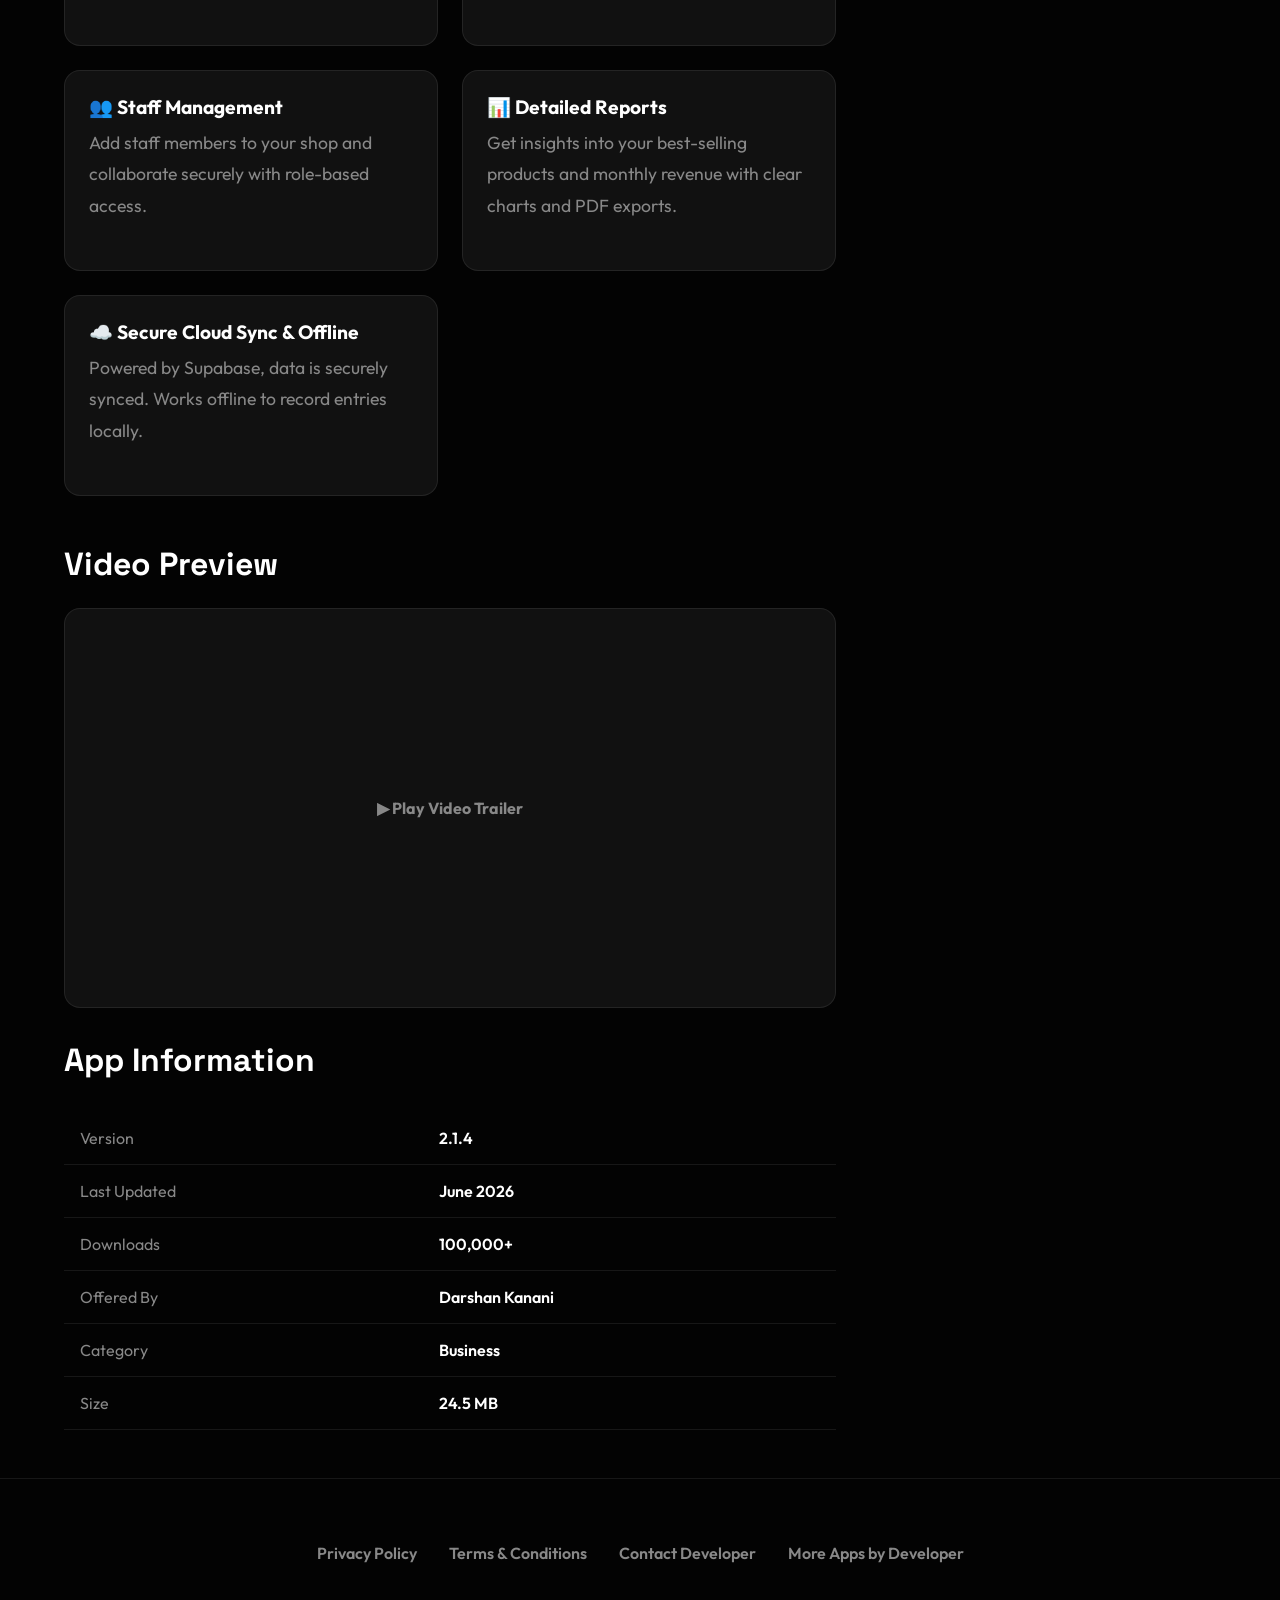
<file: smart-shop/app-smart-shop.html>
<!DOCTYPE html>
<html lang="en" data-theme="dark">
<head>
    <meta charset="UTF-8">
    <meta name="viewport" content="width=device-width, initial-scale=1.0">
    <title>Smart Shop Manager | Darshan Apps</title>
    <link rel="stylesheet" href="../style.css">
    <link href="https://fonts.googleapis.com/css2?family=Outfit:wght@300;400;600;800&family=Space+Grotesk:wght@500;700;900&display=swap" rel="stylesheet">
</head>
<body>
    <header class="navbar glass">
        <a href="../index.html" class="logo">← Back</a>
        <div class="nav-actions">
            <button id="theme-toggle" class="theme-toggle" aria-label="Toggle Theme"></button>
        </div>
    </header>

    <main>
        <!-- Hero Section -->
        <section class="detail-hero">
            <img src="../assets/shop_smart.png" alt="Smart Shop Manager" class="detail-icon" onerror="this.src='data:image/svg+xml,<svg xmlns=%22http://www.w3.org/2000/svg%22 width=%22180%22 height=%22180%22><rect width=%22100%25%22 height=%22100%25%22 fill=%22%23333%22/></svg>'">
            <div class="detail-header">
                <h1>Smart Shop Manager</h1>
                <a href="https://github.com/darshankanani19" class="dev-link">Darshan Kanani</a>
                <div class="detail-stats">
                    <div class="stat"><div class="stat-val">4.9★</div><div class="stat-lbl">1K+ Reviews</div></div>
                    <div class="stat"><div class="stat-val">100K+</div><div class="stat-lbl">Downloads</div></div>
                    <div class="stat"><div class="stat-val">E</div><div class="stat-lbl">Everyone</div></div>
                </div>
                <a href="#" class="btn-primary">Install</a>
            </div>
        </section>

        <!-- Screenshots Section -->
        <section class="screenshots-section">
            <div class="carousel-container">
                <img class="screenshot-mockup" src="../assets/smart-shop-manager/dashboard.png" alt="Dashboard">
                <img class="screenshot-mockup" src="../assets/smart-shop-manager/bill-entry-screen.png" alt="Bill Entry Screen">
                <img class="screenshot-mockup" src="../assets/smart-shop-manager/history-screen.png" alt="History Screen">
                <img class="screenshot-mockup" src="../assets/smart-shop-manager/staff-functionality-drawer.png" alt="Staff Functionality Drawer">
            </div>
        </section>

        <!-- Detailed Description -->
        <section class="content-section">
            <h2>About this app</h2>
            <p>Simplify your business management with Smart Shop Manager, the all-in-one POS and inventory solution designed for modern shop owners. Whether you run a retail store, a small grocery, or a hardware shop, our app helps you digitise your records and streamline operations.</p>
            
            <p><strong>Why Choose Smart Shop Manager?</strong><br>Smart Shop Manager is built to be fast, secure, and user-friendly. Say goodbye to manual ledger books and welcome a digital, data-driven way to grow your business. Download Smart Shop Manager today and take total control of your business!</p>
            
            <div class="features-grid">
                <div class="feature-item">
                    <h4>📦 Inventory Management</h4>
                    <p>Keep track of your stock levels in real-time. Add, update, and manage products with ease.</p>
                </div>
                <div class="feature-item">
                    <h4>💰 Quick Billing & POS</h4>
                    <p>Generate professional digital bills for your customers in seconds.</p>
                </div>
                <div class="feature-item">
                    <h4>👥 Staff Management</h4>
                    <p>Add staff members to your shop and collaborate securely with role-based access.</p>
                </div>
                <div class="feature-item">
                    <h4>📊 Detailed Reports</h4>
                    <p>Get insights into your best-selling products and monthly revenue with clear charts and PDF exports.</p>
                </div>
                <div class="feature-item">
                    <h4>☁️ Secure Cloud Sync & Offline</h4>
                    <p>Powered by Supabase, data is securely synced. Works offline to record entries locally.</p>
                </div>
            </div>

            <!-- Video Preview -->
            <h2 style="margin-top: 3rem;">Video Preview</h2>
            <div style="width: 100%; height: 400px; background: var(--bg-surface); border-radius: 16px; border: 1px solid var(--border); display:flex; align-items:center; justify-content:center; color: var(--text-muted); font-weight: bold; margin-bottom: 2rem;">
                ▶ Play Video Trailer
            </div>

            <!-- Info Table -->
            <h2>App Information</h2>
            <table class="info-table">
                <tr><th>Version</th><td>2.1.4</td></tr>
                <tr><th>Last Updated</th><td>June 2026</td></tr>
                <tr><th>Downloads</th><td>100,000+</td></tr>
                <tr><th>Offered By</th><td>Darshan Kanani</td></tr>
                <tr><th>Category</th><td>Business</td></tr>
                <tr><th>Size</th><td>24.5 MB</td></tr>
            </table>
        </section>

        <!-- Related Apps & Links -->
        <footer class="footer-links">
            <a href="../policies/shop-smart.html">Privacy Policy</a>
            <a href="#">Terms & Conditions</a>
            <a href="https://github.com/darshankanani19">Contact Developer</a>
            <a href="../index.html">More Apps by Developer</a>
        </footer>
    </main>

    <script src="../script.js"></script>
</body>
</html>
</file>
<file: style.css>
:root {
    /* Dark Theme (Default) */
    --bg-color: #030303;
    --bg-surface: #111111;
    --text-main: #ffffff;
    --text-muted: #888888;
    --accent: #00e676; /* Play Store-ish Green */
    --accent-hover: #00c853;
    --surface: rgba(255, 255, 255, 0.04);
    --surface-hover: rgba(255, 255, 255, 0.08);
    --border: rgba(255, 255, 255, 0.08);
    --star-color: #ffd700;
}

[data-theme="light"] {
    --bg-color: #f8f9fa;
    --bg-surface: #ffffff;
    --text-main: #1a1a1a;
    --text-muted: #5f6368;
    --accent: #01875f;
    --accent-hover: #00c853;
    --surface: #ffffff;
    --surface-hover: #f1f3f4;
    --border: #dadce0;
    --star-color: #fbbc04;
}

* {
    margin: 0;
    padding: 0;
    box-sizing: border-box;
}

html {
    scroll-behavior: smooth;
}

body {
    font-family: 'Outfit', sans-serif;
    background-color: var(--bg-color);
    color: var(--text-main);
    overflow-x: hidden;
    -webkit-font-smoothing: antialiased;
    transition: background-color 0.3s ease, color 0.3s ease;
}

h1, h2, h3, .outline-text {
    font-family: 'Space Grotesk', sans-serif;
}

/* Glassmorphism utilities */
.glass {
    background: var(--surface);
    backdrop-filter: blur(16px);
    -webkit-backdrop-filter: blur(16px);
    border: 1px solid var(--border);
}

/* Navigation */
.navbar {
    display: flex;
    justify-content: space-between;
    align-items: center;
    padding: 1.5rem 5%;
    position: sticky;
    top: 0; z-index: 1000;
    transition: all 0.3s ease;
}

.logo {
    font-size: 1.5rem;
    font-weight: 900;
    letter-spacing: -1px;
    text-decoration: none;
    color: var(--text-main);
}

.nav-actions {
    display: flex;
    gap: 1.5rem;
    align-items: center;
}

.theme-toggle {
    background: none;
    border: none;
    color: var(--text-main);
    cursor: pointer;
    font-size: 1.2rem;
    padding: 0.5rem;
    border-radius: 50%;
    transition: background 0.3s;
}

.theme-toggle:hover { background: var(--surface-hover); }

/* Developer Header */
.dev-header {
    padding: 4rem 5% 2rem;
    display: flex;
    flex-direction: column;
    align-items: center;
    text-align: center;
}

.dev-avatar {
    width: 120px;
    height: 120px;
    border-radius: 50%;
    background: linear-gradient(135deg, var(--accent), #2b5876);
    display: flex;
    align-items: center;
    justify-content: center;
    font-size: 3rem;
    font-weight: bold;
    color: white;
    margin-bottom: 1.5rem;
    box-shadow: 0 10px 30px rgba(0,230,118,0.2);
}

.dev-header h1 {
    font-size: 3rem;
    margin-bottom: 0.5rem;
}

.dev-stats {
    display: flex;
    gap: 2rem;
    margin-top: 1.5rem;
    color: var(--text-muted);
    font-weight: 600;
}

.stat-item {
    display: flex;
    flex-direction: column;
    align-items: center;
}
.stat-value { color: var(--text-main); font-size: 1.5rem; font-weight: 900; }

/* Search and Filters */
.toolbar {
    padding: 2rem 5%;
    display: flex;
    flex-direction: column;
    gap: 1.5rem;
    align-items: center;
}

.search-bar {
    width: 100%;
    max-width: 600px;
    display: flex;
    align-items: center;
    background: var(--surface);
    border: 1px solid var(--border);
    border-radius: 100px;
    padding: 0.8rem 1.5rem;
    transition: box-shadow 0.3s, border-color 0.3s;
}

.search-bar:focus-within {
    border-color: var(--accent);
    box-shadow: 0 0 0 4px rgba(0, 230, 118, 0.1);
}

.search-bar input {
    background: none;
    border: none;
    outline: none;
    color: var(--text-main);
    width: 100%;
    font-size: 1rem;
    font-family: inherit;
    margin-left: 1rem;
}

.categories {
    display: flex;
    gap: 1rem;
    flex-wrap: wrap;
    justify-content: center;
}

.category-pill {
    padding: 0.6rem 1.5rem;
    border-radius: 100px;
    background: var(--surface);
    color: var(--text-muted);
    border: 1px solid var(--border);
    cursor: pointer;
    font-weight: 600;
    transition: all 0.3s ease;
}

.category-pill:hover { background: var(--surface-hover); color: var(--text-main); }
.category-pill.active { background: var(--accent); color: var(--bg-color); border-color: var(--accent); }

/* Play Store Grid */
.store-grid {
    display: grid;
    grid-template-columns: repeat(auto-fill, minmax(320px, 1fr));
    gap: 2rem;
    padding: 2rem 5% 6rem;
}

.app-card {
    background: var(--bg-surface);
    border: 1px solid var(--border);
    border-radius: 24px;
    padding: 1.5rem;
    display: flex;
    flex-direction: column;
    text-decoration: none;
    color: inherit;
    transition: transform 0.3s cubic-bezier(0.175, 0.885, 0.32, 1.275), box-shadow 0.3s;
}

.app-card:hover {
    transform: translateY(-8px);
    box-shadow: 0 20px 40px rgba(0,0,0,0.1);
}

.card-top {
    display: flex;
    gap: 1rem;
    margin-bottom: 1rem;
}

.app-icon {
    width: 80px;
    height: 80px;
    border-radius: 20px;
    background: var(--surface);
    object-fit: cover;
    box-shadow: 0 4px 10px rgba(0,0,0,0.1);
}

.app-info h3 { font-size: 1.2rem; margin-bottom: 0.2rem; }
.app-category { font-size: 0.9rem; color: var(--text-muted); margin-bottom: 0.4rem; }

.rating { display: flex; align-items: center; gap: 0.3rem; font-weight: 600; font-size: 0.9rem; color: var(--text-muted); }
.star { color: var(--star-color); }

.app-desc {
    font-size: 0.95rem;
    color: var(--text-muted);
    line-height: 1.5;
    margin-bottom: 1rem;
    flex-grow: 1;
}

.btn-install {
    background: var(--surface);
    color: var(--accent);
    border: 1px solid var(--border);
    padding: 0.6rem 1rem;
    border-radius: 100px;
    text-align: center;
    font-weight: bold;
    transition: all 0.3s;
}
.app-card:hover .btn-install { background: var(--accent); color: var(--bg-color); border-color: var(--accent); }

/* --- APP DETAIL PAGE STYLES --- */

.detail-hero {
    padding: 4rem 5% 2rem;
    display: flex;
    gap: 3rem;
    align-items: center;
}

.detail-icon {
    width: 180px;
    height: 180px;
    border-radius: 36px;
    box-shadow: 0 20px 40px rgba(0,0,0,0.2);
}

.detail-header h1 { font-size: 3.5rem; margin-bottom: 0.5rem; }
.dev-link { color: var(--accent); text-decoration: none; font-weight: 600; font-size: 1.1rem; }
.detail-stats { display: flex; gap: 2rem; margin: 1.5rem 0; color: var(--text-muted); }
.detail-stats .stat { text-align: center; }
.detail-stats .stat-val { font-size: 1.5rem; font-weight: 800; color: var(--text-main); }
.detail-stats .stat-lbl { font-size: 0.8rem; text-transform: uppercase; letter-spacing: 1px; }

.btn-primary {
    background: var(--accent);
    color: #fff;
    padding: 1rem 3rem;
    border-radius: 100px;
    font-size: 1.2rem;
    font-weight: bold;
    text-decoration: none;
    display: inline-block;
    transition: background 0.3s, transform 0.3s;
    border: none;
}
.btn-primary:hover { background: var(--accent-hover); transform: scale(1.02); }

/* Screenshots Carousel */
.screenshots-section { padding: 2rem 5%; }
.carousel-container {
    display: flex;
    overflow-x: auto;
    gap: 1.5rem;
    padding: 1rem 0 2rem 0;
    scroll-snap-type: x mandatory;
    scrollbar-width: none;
}
.carousel-container::-webkit-scrollbar { display: none; }
.screenshot-mockup {
    flex: 0 0 auto;
    width: 250px;
    height: 500px;
    background: var(--surface);
    border-radius: 24px;
    border: 1px solid var(--border);
    scroll-snap-align: start;
    display: flex;
    align-items: center;
    justify-content: center;
    font-size: 1.5rem;
    color: var(--text-muted);
    font-weight: 800;
    box-shadow: 0 10px 20px rgba(0,0,0,0.1);
}

/* Detailed Info */
.content-section {
    padding: 3rem 5%;
    max-width: 900px;
}

.content-section h2 { font-size: 2rem; margin-bottom: 1.5rem; }
.content-section p { font-size: 1.1rem; line-height: 1.8; color: var(--text-muted); margin-bottom: 1.5rem; }

.features-grid {
    display: grid;
    grid-template-columns: repeat(auto-fit, minmax(250px, 1fr));
    gap: 1.5rem;
    margin-top: 2rem;
}

.feature-item {
    background: var(--bg-surface);
    padding: 1.5rem;
    border-radius: 16px;
    border: 1px solid var(--border);
}
.feature-item h4 { margin-bottom: 0.5rem; font-size: 1.2rem; }

/* Info Table */
.info-table {
    width: 100%;
    border-collapse: collapse;
    margin-top: 2rem;
}
.info-table th, .info-table td {
    padding: 1rem;
    border-bottom: 1px solid var(--border);
    text-align: left;
}
.info-table th { color: var(--text-muted); font-weight: normal; }
.info-table td { font-weight: 600; }

/* Footer Links */
.footer-links {
    padding: 4rem 5%;
    border-top: 1px solid var(--border);
    display: flex;
    gap: 2rem;
    flex-wrap: wrap;
    justify-content: center;
}
.footer-links a {
    color: var(--text-muted);
    text-decoration: none;
    font-weight: 600;
}
.footer-links a:hover { color: var(--text-main); }

@media (max-width: 768px) {
    .detail-hero { flex-direction: column; text-align: center; }
    .detail-icon { width: 120px; height: 120px; }
    .detail-header h1 { font-size: 2.5rem; }
    .detail-stats { justify-content: center; }
}
</file>
